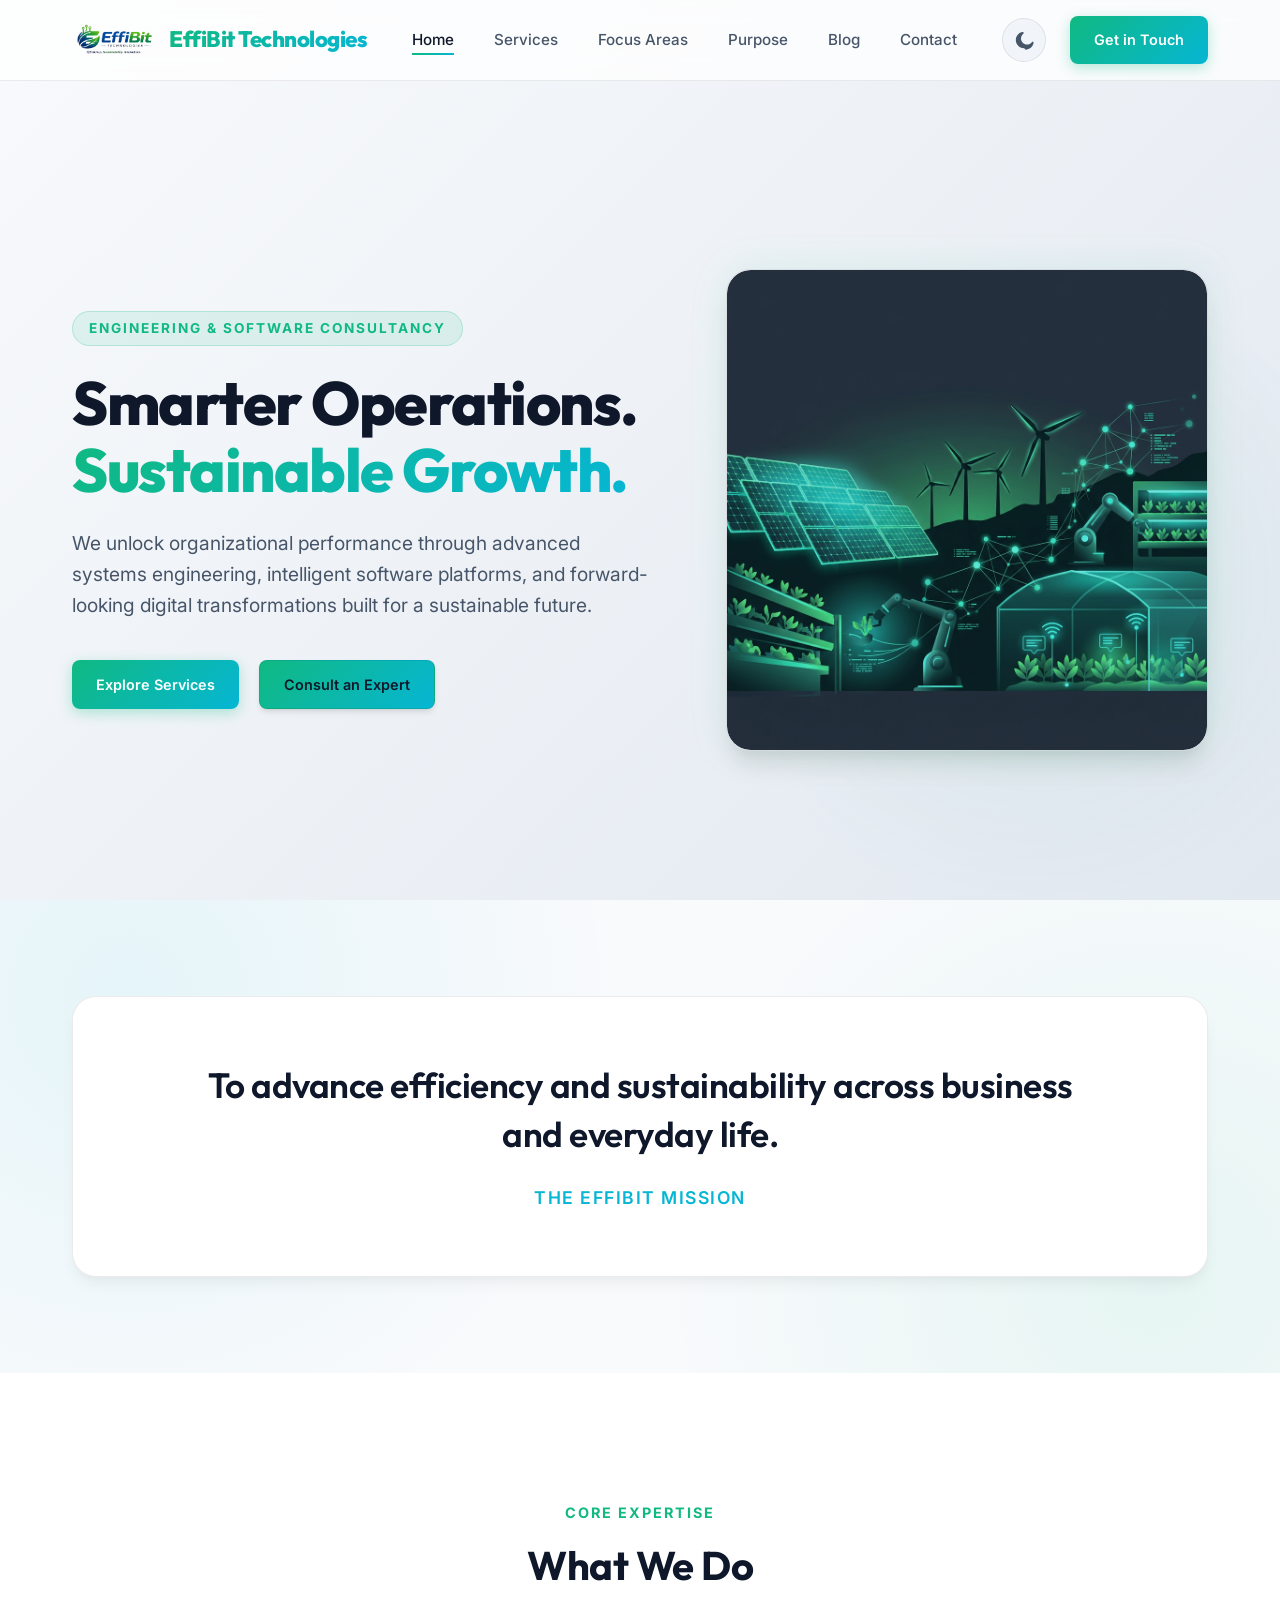
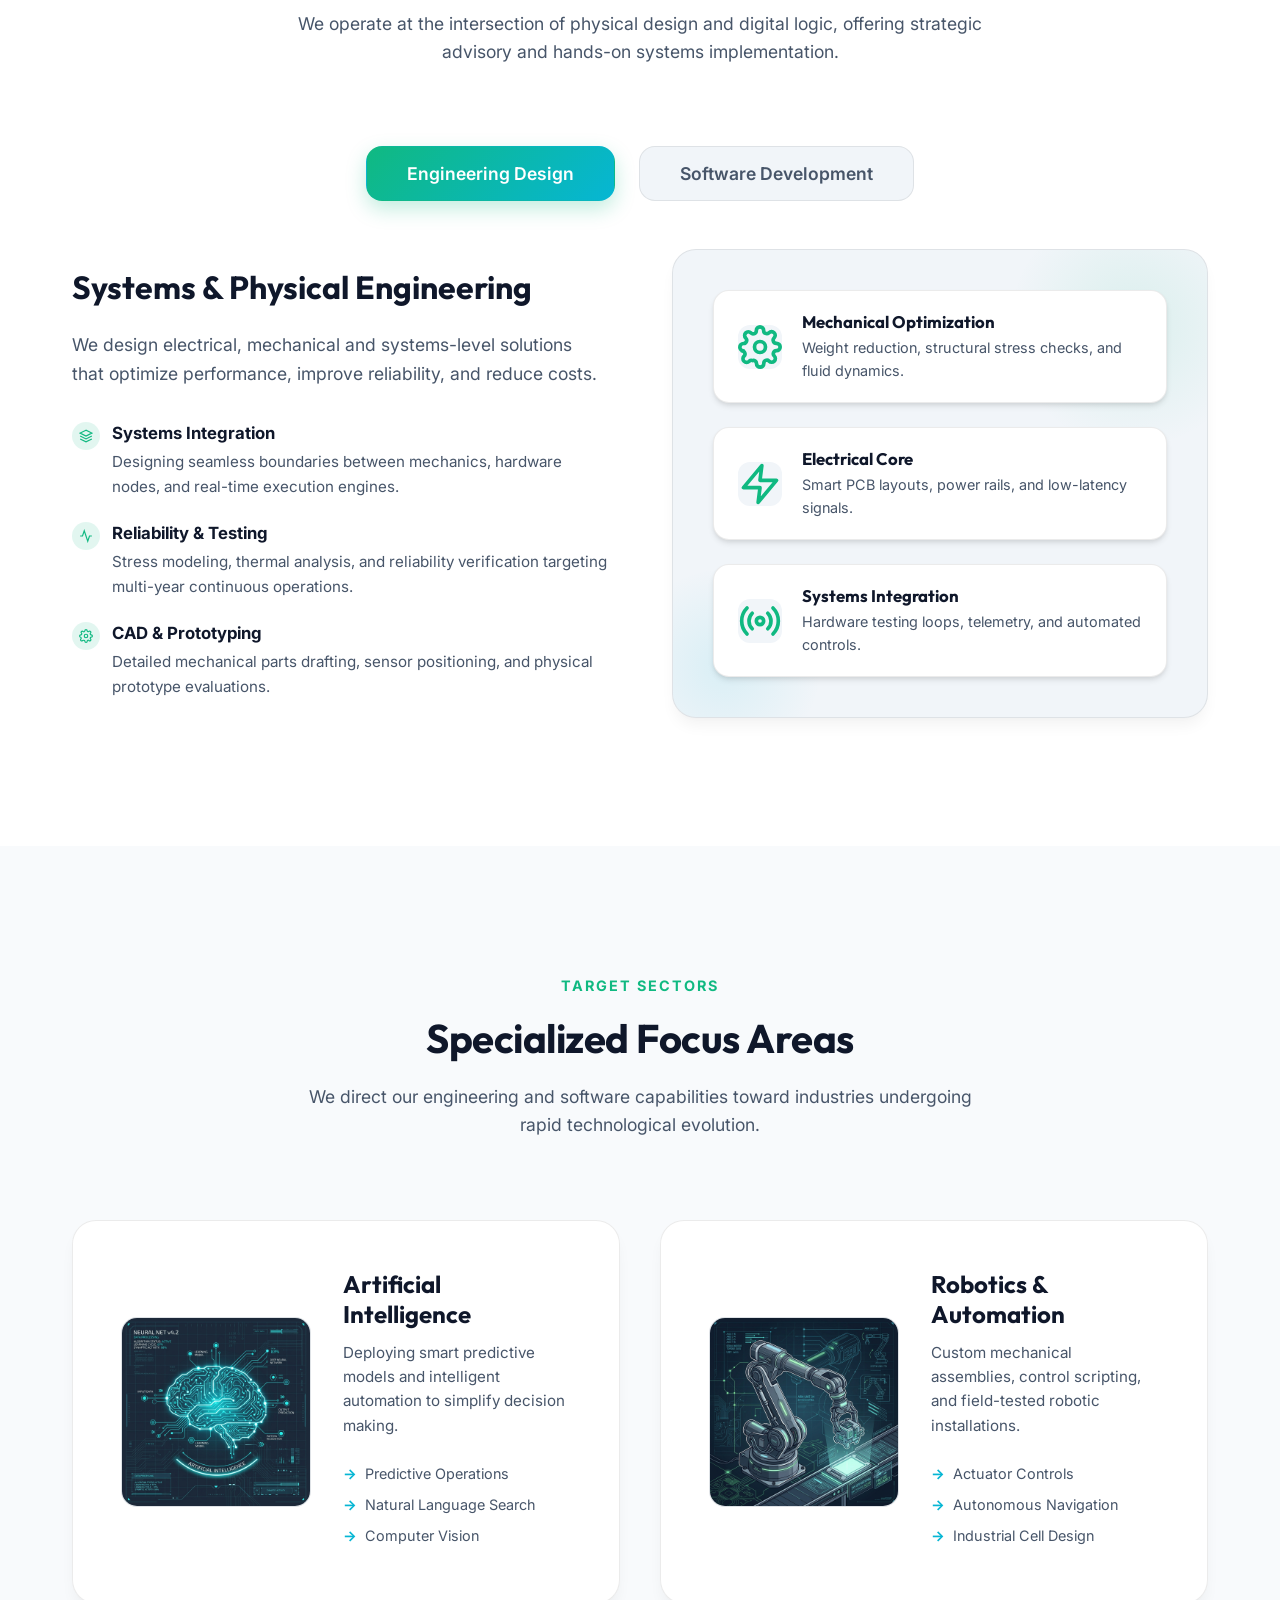
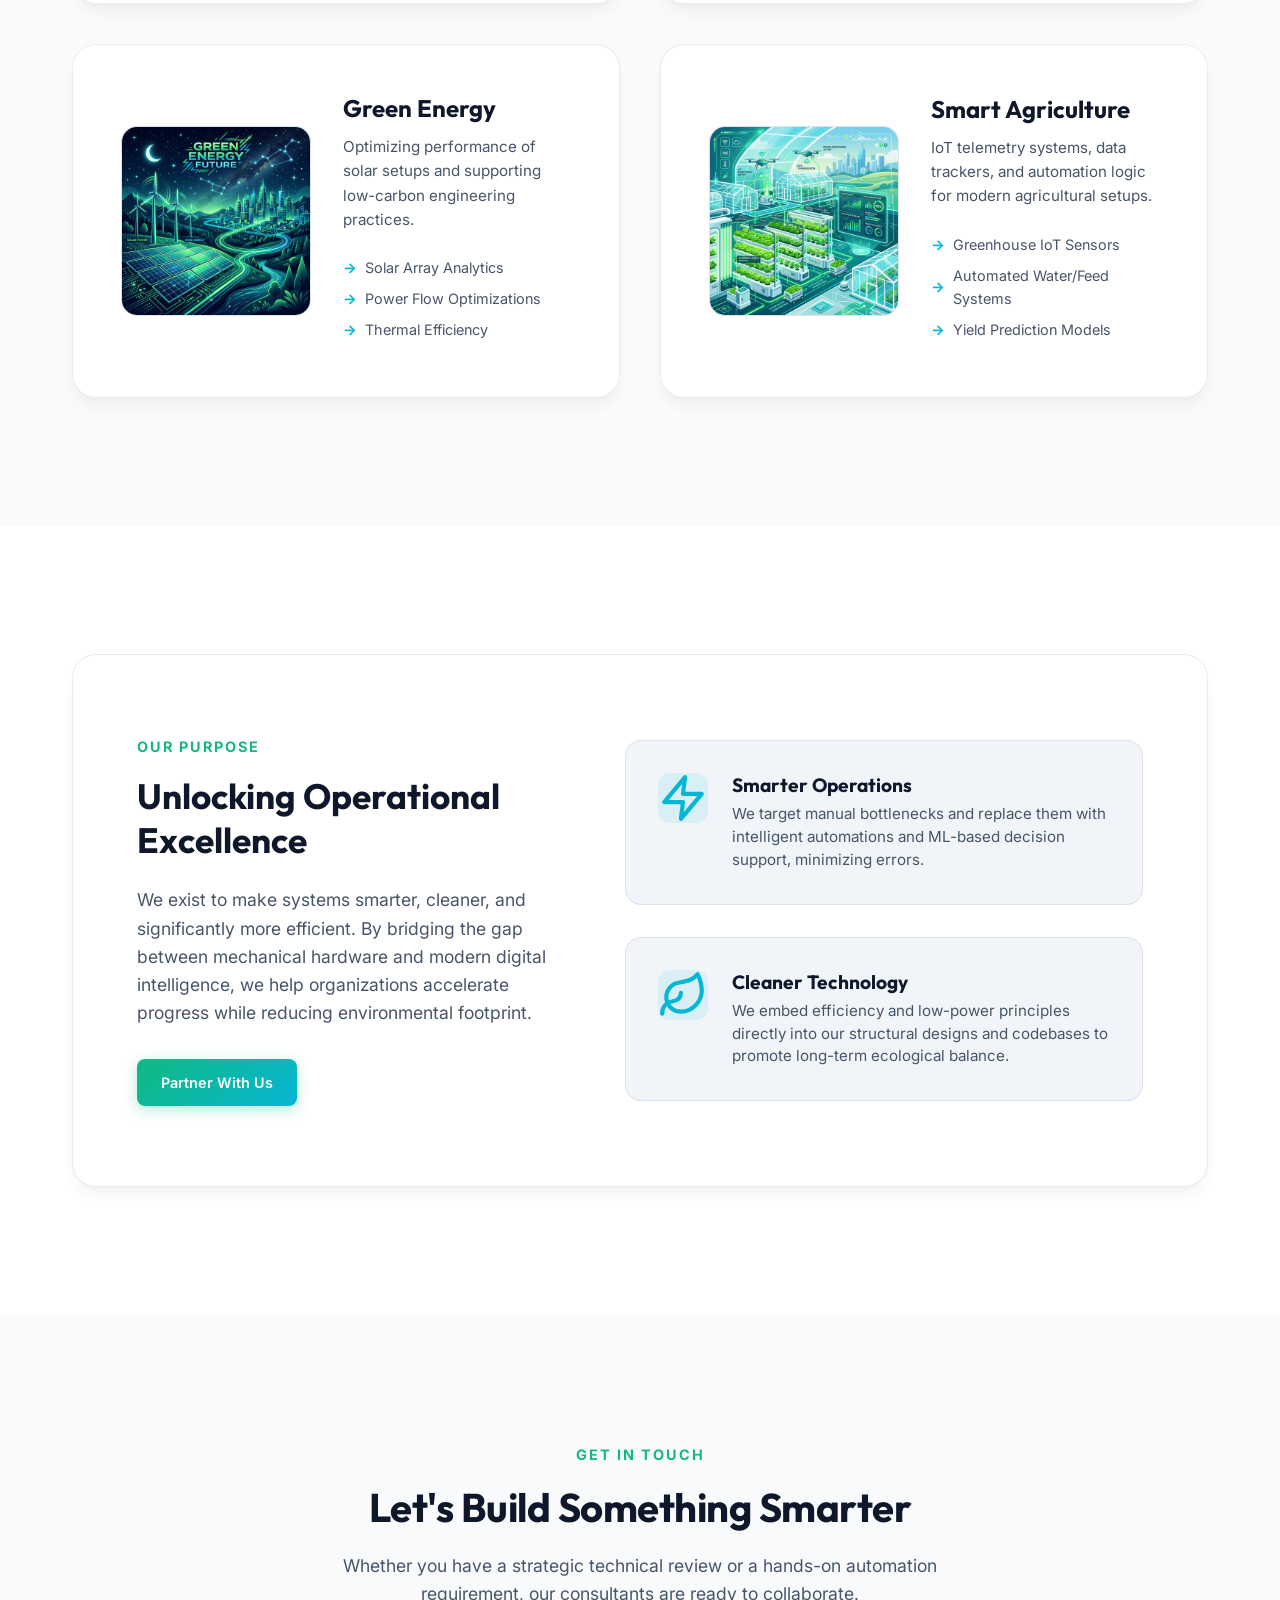
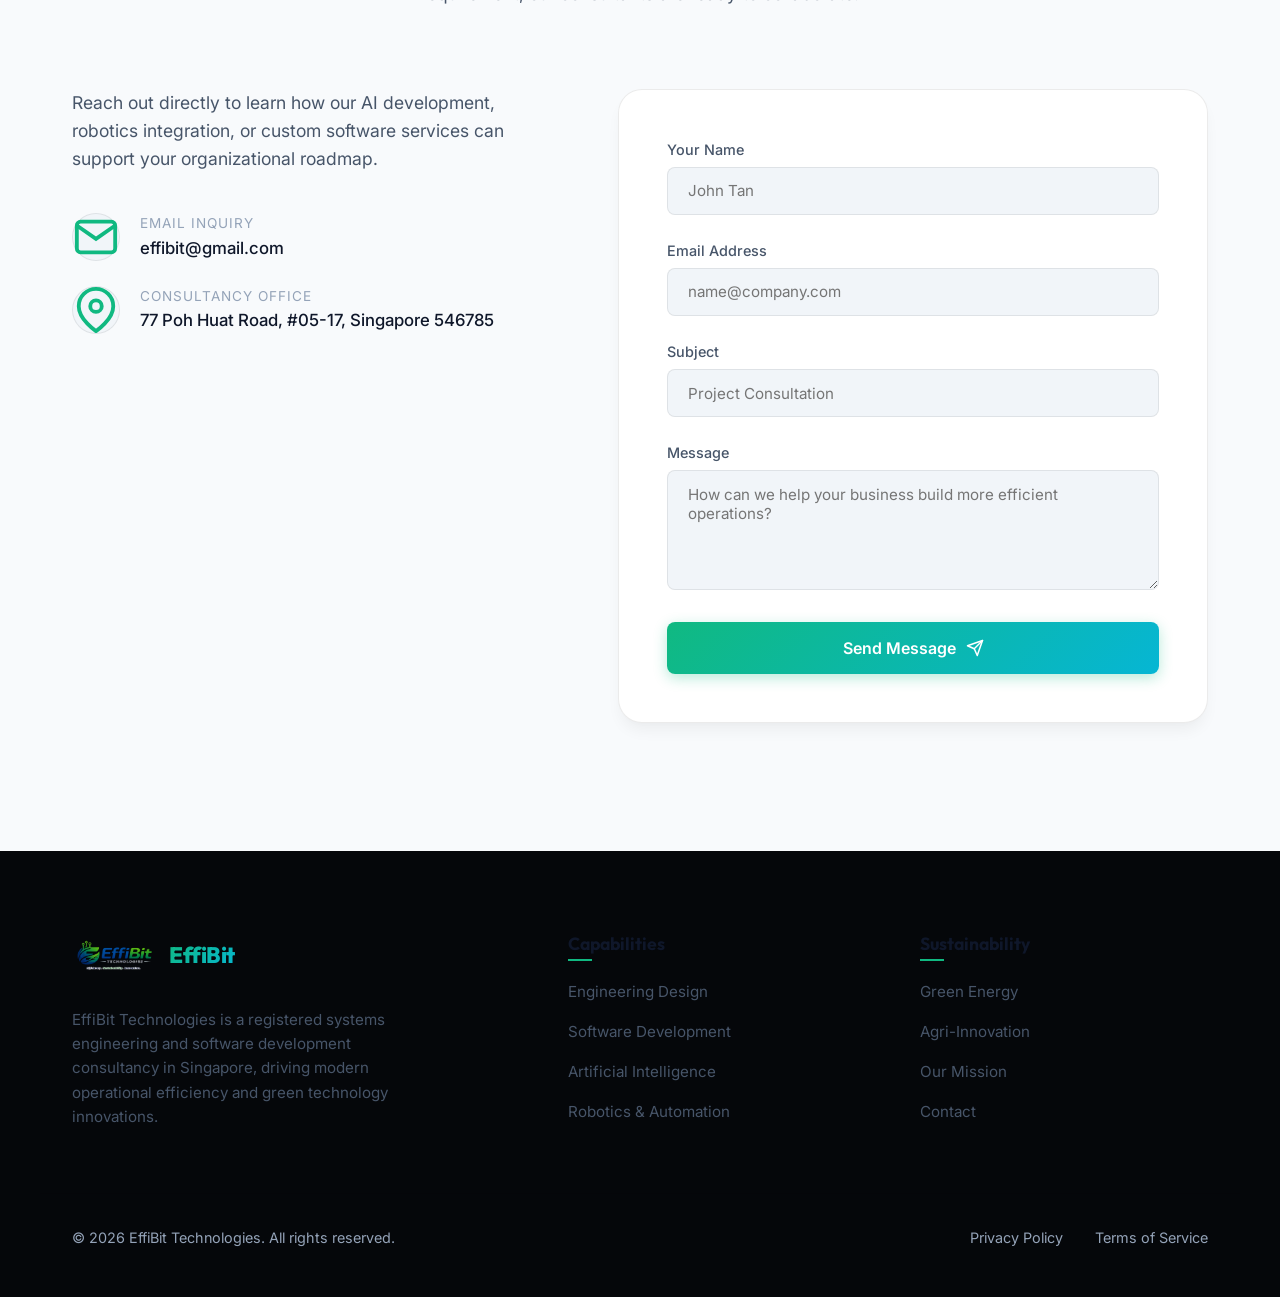
<file: index.html>
<!DOCTYPE html>
<html lang="en">

<head>
    <meta charset="UTF-8">
    <meta name="viewport" content="width=device-width, initial-scale=1.0">
    <title>EffiBit Technologies — Smarter Operations & Sustainable Engineering</title>
    <meta name="description"
        content="EffiBit Technologies is an engineering design and software consultancy dedicated to unlocking performance, smarter operations, and sustainable long-term growth.">
    <meta name="robots" content="index, follow">
    <link rel="canonical" href="https://www.effibittech.com/">

    <!-- Favicon -->
    <link rel="icon" type="image/png" href="assets/favicon.png">
    <link rel="apple-touch-icon" href="assets/favicon.png">

    <!-- Theme Color -->
    <meta name="theme-color" content="#0a0d14" media="(prefers-color-scheme: dark)">
    <meta name="theme-color" content="#f8fafc" media="(prefers-color-scheme: light)">

    <!-- Open Graph / Facebook / LinkedIn -->
    <meta property="og:type" content="website">
    <meta property="og:site_name" content="EffiBit Technologies">
    <meta property="og:title" content="EffiBit Technologies — Smarter Operations & Sustainable Engineering">
    <meta property="og:description"
        content="EffiBit Technologies is an engineering design and software consultancy dedicated to unlocking performance, smarter operations, and sustainable long-term growth.">
    <meta property="og:url" content="https://www.effibittech.com/">
    <meta property="og:image" content="https://www.effibittech.com/assets/hero_illustration.png">
    <meta property="og:image:width" content="1024">
    <meta property="og:image:height" content="1024">

    <!-- Twitter Card -->
    <meta name="twitter:card" content="summary_large_image">
    <meta name="twitter:title" content="EffiBit Technologies — Smarter Operations & Sustainable Engineering">
    <meta name="twitter:description"
        content="EffiBit Technologies is an engineering design and software consultancy dedicated to unlocking performance, smarter operations, and sustainable long-term growth.">
    <meta name="twitter:image" content="https://www.effibittech.com/assets/hero_illustration.png">

    <!-- Structured Data -->
    <script type="application/ld+json">
    {
        "@context": "https://schema.org",
        "@type": "ProfessionalService",
        "name": "EffiBit Technologies",
        "url": "https://www.effibittech.com/",
        "logo": "https://www.effibittech.com/assets/favicon.png",
        "description": "Engineering design and software consultancy dedicated to unlocking performance, smarter operations, and sustainable long-term growth.",
        "email": "effibit@gmail.com",
        "address": {
            "@type": "PostalAddress",
            "streetAddress": "77 Poh Huat Road, #05-17",
            "addressLocality": "Singapore",
            "postalCode": "546785",
            "addressCountry": "SG"
        }
    }
    </script>

    <!-- CSS Stylesheet -->
    <link rel="stylesheet" href="styles.css">
</head>

<body>

    <!-- HEADER / NAVIGATION -->
    <header class="header" id="header">
        <div class="container nav-container">
            <a href="#home" class="logo-link">
                <img src="assets/EffiBit Logo draft16x9 small .png" alt="EffiBit Technologies Logo" class="logo-img">
                <span class="logo-text">EffiBit Technologies</span>
            </a>

            <nav>
                <ul class="nav-menu" id="nav-menu">
                    <li><a href="#home" class="nav-link active">Home</a></li>
                    <li><a href="#services" class="nav-link">Services</a></li>
                    <li><a href="#focus-areas" class="nav-link">Focus Areas</a></li>
                    <li><a href="#purpose" class="nav-link">Purpose</a></li>
                    <li><a href="blog/index.html" class="nav-link">Blog</a></li>
                    <li><a href="#contact" class="nav-link">Contact</a></li>
                </ul>
            </nav>

            <div class="nav-actions">
                <!-- Theme Toggle Button -->
                <button class="theme-toggle" id="theme-toggle" aria-label="Toggle Theme">
                    <!-- Moon Icon (for Dark Mode, shows in light mode to switch to dark) -->
                    <svg class="moon-icon" viewBox="0 0 24 24">
                        <path
                            d="M12.3 22h-.1c-5.5 0-10-4.5-10-10 0-4.8 3.5-8.9 8.2-9.7.5-.1 1 .2 1.2.7.2.5 0 1.1-.4 1.4-1.8 1.4-2.8 3.5-2.8 5.8 0 4 3.2 7.2 7.2 7.2 2.3 0 4.4-1 5.8-2.8.3-.4.9-.6 1.4-.4.5.2.8.7.7 1.2-.8 4.7-4.9 8.2-9.7 8.2z" />
                    </svg>
                    <!-- Sun Icon (for Light Mode, shows in dark mode to switch to light) -->
                    <svg class="sun-icon" viewBox="0 0 24 24">
                        <path
                            d="M12 7c-2.8 0-5 2.2-5 5s2.2 5 5 5 5-2.2 5-5-2.2-5-5-5zm0-5c.6 0 1 .4 1 1v2c0 .6-.4 1-1 1s-1-.4-1-1V3c0-.6.4-1 1-1zm0 14c.6 0 1 .4 1 1v2c0 .6-.4 1-1 1s-1-.4-1-1v-2c0-.6.4-1 1-1zM5.3 6.7c.4-.4 1-.4 1.4 0s.4 1 0 1.4L5.3 9.5c-.4.4-1 .4-1.4 0s-.4-1 0-1.4l1.4-1.4zm12 12c.4-.4 1-.4 1.4 0s.4 1 0 1.4l-1.4 1.4c-.4.4-1 .4-1.4 0s-.4-1 0-1.4l1.4-1.4zM3 13c-.6 0-1-.4-1-1s.4-1 1-1h2c.6 0 1 .4 1 1s-.4 1-1 1H3zm14 0c-.6 0-1-.4-1-1s.4-1 1-1h2c.6 0 1 .4 1 1s-.4 1-1 1h-2zM6.7 18.7l1.4-1.4c.4-.4 1-.4 1.4 0s.4 1 0 1.4l-1.4 1.4c-.4.4-1 .4-1.4 0s-.4-1 0-1.4zm12-12l1.4-1.4c.4-.4 1-.4 1.4 0s.4 1 0 1.4l-1.4 1.4c-.4-.4-1-.4-1.4 0s-.4-1 0-1.4z" />
                    </svg>
                </button>
                <a href="#contact" class="cta-button">Get in Touch</a>
                <button class="mobile-toggle" id="mobile-toggle" aria-label="Toggle Mobile Menu">
                    <span></span>
                    <span></span>
                    <span></span>
                </button>
            </div>
        </div>
    </header>

    <!-- SCROLL PROGRESS BAR -->
    <div class="scroll-progress" id="scroll-progress"></div>

    <!-- HERO SECTION -->
    <section class="hero" id="home">
        <div class="container hero-grid">
            <div class="hero-content reveal">
                <span class="hero-tag">Engineering & Software Consultancy</span>
                <h1 class="hero-title">Smarter Operations. <span>Sustainable Growth.</span></h1>
                <p class="hero-desc">We unlock organizational performance through advanced systems engineering,
                    intelligent software platforms, and forward-looking digital transformations built for a sustainable
                    future.</p>
                <div class="hero-btns">
                    <a href="#services" class="cta-button">Explore Services</a>
                    <a href="#contact" class="cta-button btn-secondary">Consult an Expert</a>
                </div>
            </div>
            <div class="hero-graphic reveal">
                <div class="hero-image-wrapper">
                    <img src="assets/hero_illustration.png"
                        alt="Futuristic systems engineering and green sustainability banner" class="hero-img">
                </div>
            </div>
        </div>
    </section>

    <!-- MANTRA SECTION -->
    <section class="mantra-section">
        <div class="container">
            <div class="mantra-box reveal">
                <p class="mantra-text">To advance efficiency and sustainability across business and everyday life.</p>
                <span class="mantra-author">The EffiBit Mission</span>
            </div>
        </div>
    </section>

    <!-- SERVICES SECTION -->
    <section class="section section-bg-alt" id="services">
        <div class="container">
            <div class="section-header reveal">
                <span class="section-subtitle">Core Expertise</span>
                <h2 class="section-title">What We Do</h2>
                <p class="section-desc">We operate at the intersection of physical design and digital logic, offering
                    strategic advisory and hands-on systems implementation.</p>
            </div>

            <div class="services-tabs-container reveal">
                <!-- Tab Buttons -->
                <div class="services-tabs">
                    <button class="tab-btn active" data-tab="engineering">Engineering Design</button>
                    <button class="tab-btn" data-tab="software">Software Development</button>
                </div>

                <!-- Tab Panels -->
                <!-- 1. Engineering Design -->
                <div class="tab-panel active" id="tab-engineering">
                    <div class="service-grid">
                        <div class="service-content">
                            <h3>Systems & Physical Engineering</h3>
                            <p class="service-description">We design electrical, mechanical and systems-level solutions
                                that optimize performance, improve reliability, and reduce costs.
                            </p>
                            <ul class="service-features">
                                <li>
                                    <div class="feature-icon-wrapper">
                                        <svg viewBox="0 0 24 24" fill="none" stroke="currentColor" stroke-width="2">
                                            <path d="M12 2L2 7l10 5 10-5-10-5zM2 17l10 5 10-5M2 12l10 5 10-5" />
                                        </svg>
                                    </div>
                                    <div class="feature-text">
                                        <strong>Systems Integration</strong>
                                        <span>Designing seamless boundaries between mechanics, hardware nodes, and
                                            real-time execution engines.</span>
                                    </div>
                                </li>
                                <li>
                                    <div class="feature-icon-wrapper">
                                        <svg viewBox="0 0 24 24" fill="none" stroke="currentColor" stroke-width="2">
                                            <path d="M22 12h-4l-3 9L9 3l-3 9H2" />
                                        </svg>
                                    </div>
                                    <div class="feature-text">
                                        <strong>Reliability & Testing</strong>
                                        <span>Stress modeling, thermal analysis, and reliability verification targeting
                                            multi-year continuous operations.</span>
                                    </div>
                                </li>
                                <li>
                                    <div class="feature-icon-wrapper">
                                        <svg viewBox="0 0 24 24" fill="none" stroke="currentColor" stroke-width="2">
                                            <circle cx="12" cy="12" r="3" />
                                            <path
                                                d="M19.4 15a1.65 1.65 0 00.33 1.82l.06.06a2 2 0 11-2.83 2.83l-.06-.06a1.65 1.65 0 00-1.82-.33 1.65 1.65 0 00-1 1.51V21a2 2 0 01-4 0v-.09A1.65 1.65 0 008 19.4a1.65 1.65 0 00-1.82.33l-.06.06a2 2 0 11-2.83-2.83l.06-.06a1.65 1.65 0 00.33-1.82 1.65 1.65 0 00-1.51-1H3a2 2 0 010-4h.09A1.65 1.65 0 004.6 9a1.65 1.65 0 00-.33-1.82l-.06-.06a2 2 0 112.83-2.83l.06.06a1.65 1.65 0 001.82.33H9a1.65 1.65 0 001-1.51V3a2 2 0 014 0v.09a1.65 1.65 0 001 1.51 1.65 1.65 0 001.82-.33l.06-.06a2 2 0 112.83 2.83l-.06.06a1.65 1.65 0 00-.33 1.82V9a1.65 1.65 0 001.51 1H21a2 2 0 010 4h-.09a1.65 1.65 0 00-1.51 1z" />
                                        </svg>
                                    </div>
                                    <div class="feature-text">
                                        <strong>CAD & Prototyping</strong>
                                        <span>Detailed mechanical parts drafting, sensor positioning, and physical
                                            prototype evaluations.</span>
                                    </div>
                                </li>
                            </ul>
                        </div>
                        <div class="service-visual">
                            <div class="engineering-diagram">
                                <div class="diagram-item">
                                    <div class="diagram-icon">
                                        <svg viewBox="0 0 24 24" fill="none" stroke="currentColor" stroke-width="2"
                                            stroke-linecap="round" stroke-linejoin="round">
                                            <circle cx="12" cy="12" r="3"></circle>
                                            <path
                                                d="M19.4 15a1.65 1.65 0 00.33 1.82l.06.06a2 2 0 11-2.83 2.83l-.06-.06a1.65 1.65 0 00-1.82-.33 1.65 1.65 0 00-1 1.51V21a2 2 0 01-4 0v-.09A1.65 1.65 0 008 19.4a1.65 1.65 0 00-1.82.33l-.06.06a2 2 0 11-2.83-2.83l.06-.06a1.65 1.65 0 00.33-1.82 1.65 1.65 0 00-1.51-1H3a2 2 0 010-4h.09A1.65 1.65 0 004.6 9a1.65 1.65 0 00-.33-1.82l-.06-.06a2 2 0 112.83-2.83l.06.06a1.65 1.65 0 001.82.33H9a1.65 1.65 0 001-1.51V3a2 2 0 014 0v.09a1.65 1.65 0 001 1.51 1.65 1.65 0 001.82-.33l.06-.06a2 2 0 112.83 2.83l-.06.06a1.65 1.65 0 00-.33 1.82V9a1.65 1.65 0 001.51 1H21a2 2 0 010 4h-.09a1.65 1.65 0 00-1.51 1z">
                                            </path>
                                        </svg>
                                    </div>
                                    <div class="diagram-text">
                                        <h4>Mechanical Optimization</h4>
                                        <p>Weight reduction, structural stress checks, and fluid dynamics.</p>
                                    </div>
                                </div>
                                <div class="diagram-item">
                                    <div class="diagram-icon">
                                        <svg viewBox="0 0 24 24" fill="none" stroke="currentColor" stroke-width="2"
                                            stroke-linecap="round" stroke-linejoin="round">
                                            <polygon points="13 2 3 14 12 14 11 22 21 10 12 10 13 2"></polygon>
                                        </svg>
                                    </div>
                                    <div class="diagram-text">
                                        <h4>Electrical Core</h4>
                                        <p>Smart PCB layouts, power rails, and low-latency signals.</p>
                                    </div>
                                </div>
                                <div class="diagram-item">
                                    <div class="diagram-icon">
                                        <svg viewBox="0 0 24 24" fill="none" stroke="currentColor" stroke-width="2"
                                            stroke-linecap="round" stroke-linejoin="round">
                                            <circle cx="12" cy="12" r="2"></circle>
                                            <path
                                                d="M16.24 7.76a6 6 0 010 8.49M7.76 16.24a6 6 0 010-8.49M19.07 4.93a10 10 0 010 14.14M4.93 4.93a10 10 0 000 14.14">
                                            </path>
                                        </svg>
                                    </div>
                                    <div class="diagram-text">
                                        <h4>Systems Integration</h4>
                                        <p>Hardware testing loops, telemetry, and automated controls.</p>
                                    </div>
                                </div>
                            </div>
                        </div>
                    </div>
                </div>

                <!-- 2. Software Development -->
                <div class="tab-panel" id="tab-software">
                    <div class="service-grid">
                        <div class="service-content">
                            <h3>Custom Systems & Digital Platforms</h3>
                            <p class="service-description">We build responsive applications, automation systems, and
                                data pipelines engineered to streamline operations and run with high computational
                                efficiency.</p>
                            <ul class="service-features">
                                <li>
                                    <div class="feature-icon-wrapper">
                                        <svg viewBox="0 0 24 24" fill="none" stroke="currentColor" stroke-width="2">
                                            <path d="M18 10h-1.26A8 8 0 109 20h9a5 5 0 000-10z" />
                                        </svg>
                                    </div>
                                    <div class="feature-text">
                                        <strong>Cloud Platforms & APIs</strong>
                                        <span>Deploying high-performance backends and real-time analytical
                                            dashboards.</span>
                                    </div>
                                </li>
                                <li>
                                    <div class="feature-icon-wrapper">
                                        <svg viewBox="0 0 24 24" fill="none" stroke="currentColor" stroke-width="2">
                                            <path d="M12 22s8-4 8-10V5l-8-3-8 3v7c0 6 8 10 8 10z" />
                                        </svg>
                                    </div>
                                    <div class="feature-text">
                                        <strong>Robotic Controls & Firmware</strong>
                                        <span>Writing deterministic drivers and execution logic for automation
                                            controllers.</span>
                                    </div>
                                </li>
                                <li>
                                    <div class="feature-icon-wrapper">
                                        <svg viewBox="0 0 24 24" fill="none" stroke="currentColor" stroke-width="2">
                                            <path
                                                d="M21 16V8a2 2 0 00-1-1.73l-7-4a2 2 0 00-2 0l-7 4A2 2 0 003 8v8a2 2 0 001 1.73l7 4a2 2 0 002 0l7-4A2 2 0 0021 16z" />
                                        </svg>
                                    </div>
                                    <div class="feature-text">
                                        <strong>Intelligent Automations</strong>
                                        <span>End-to-end task automation pipelines designed to eliminate manual
                                            bottlenecks.</span>
                                    </div>
                                </li>
                            </ul>
                        </div>
                        <div class="service-visual">
                            <div class="software-stack">
                                <div class="stack-item">
                                    <div class="stack-icon">
                                        <svg viewBox="0 0 24 24" fill="none" stroke="currentColor" stroke-width="2"
                                            stroke-linecap="round" stroke-linejoin="round">
                                            <rect x="2" y="3" width="20" height="14" rx="2"></rect>
                                            <line x1="8" y1="21" x2="16" y2="21"></line>
                                            <line x1="12" y1="17" x2="12" y2="21"></line>
                                        </svg>
                                    </div>
                                    <div class="stack-text">
                                        <h4>Full-Stack Platforms</h4>
                                        <p>Node.js, React, and Python frameworks built for scale.</p>
                                    </div>
                                </div>
                                <div class="stack-item">
                                    <div class="stack-icon">
                                        <svg viewBox="0 0 24 24" fill="none" stroke="currentColor" stroke-width="2"
                                            stroke-linecap="round" stroke-linejoin="round">
                                            <circle cx="6" cy="6" r="2"></circle>
                                            <circle cx="18" cy="6" r="2"></circle>
                                            <circle cx="12" cy="12" r="2"></circle>
                                            <circle cx="6" cy="18" r="2"></circle>
                                            <circle cx="18" cy="18" r="2"></circle>
                                            <path
                                                d="M7.5 7.5L10.5 10.5M13.5 10.5L16.5 7.5M10.5 13.5L7.5 16.5M13.5 13.5L16.5 16.5">
                                            </path>
                                        </svg>
                                    </div>
                                    <div class="stack-text">
                                        <h4>AI Pipeline Orchestration</h4>
                                        <p>Vector databases, ML inference, and automated analytical models.</p>
                                    </div>
                                </div>
                                <div class="stack-item">
                                    <div class="stack-icon">
                                        <svg viewBox="0 0 24 24" fill="none" stroke="currentColor" stroke-width="2"
                                            stroke-linecap="round" stroke-linejoin="round">
                                            <path d="M9 2v4M15 2v4M9 18v4M15 18v4M2 9h4M2 15h4M18 9h4M18 15h4"></path>
                                            <rect x="6" y="6" width="12" height="12" rx="2"></rect>
                                        </svg>
                                    </div>
                                    <div class="stack-text">
                                        <h4>Firmware & Embedded C</h4>
                                        <p>Real-time operating systems, CAN bus, and sensor interfaces.</p>
                                    </div>
                                </div>
                            </div>
                        </div>
                    </div>
                </div>
            </div>
        </div>
    </section>

    <!-- FOCUS AREAS SECTION -->
    <section class="section" id="focus-areas">
        <div class="container">
            <div class="section-header reveal">
                <span class="section-subtitle">Target Sectors</span>
                <h2 class="section-title">Specialized Focus Areas</h2>
                <p class="section-desc">We direct our engineering and software capabilities toward industries undergoing
                    rapid technological evolution.</p>
            </div>

            <div class="focus-grid">
                <!-- AI -->
                <div class="focus-card reveal">
                    <div class="focus-card-img-wrapper">
                        <img src="assets/ai_illustration.png" alt="Artificial Intelligence Illustration"
                            class="focus-card-img">
                    </div>
                    <div class="focus-card-info">
                        <h3>Artificial Intelligence</h3>
                        <p>Deploying smart predictive models and intelligent automation to simplify decision making.</p>
                        <ul class="focus-card-bullets">
                            <li>Predictive Operations</li>
                            <li>Natural Language Search</li>
                            <li>Computer Vision</li>
                        </ul>
                    </div>
                </div>

                <!-- Robotics -->
                <div class="focus-card reveal">
                    <div class="focus-card-img-wrapper">
                        <img src="assets/robotics_illustration.png" alt="Robotics and Automation Illustration"
                            class="focus-card-img">
                    </div>
                    <div class="focus-card-info">
                        <h3>Robotics & Automation</h3>
                        <p>Custom mechanical assemblies, control scripting, and field-tested robotic installations.</p>
                        <ul class="focus-card-bullets">
                            <li>Actuator Controls</li>
                            <li>Autonomous Navigation</li>
                            <li>Industrial Cell Design</li>
                        </ul>
                    </div>
                </div>

                <!-- Green Energy -->
                <div class="focus-card reveal">
                    <div class="focus-card-img-wrapper">
                        <img src="assets/energy_illustration.png" alt="Green Energy and Sustainability Illustration"
                            class="focus-card-img">
                    </div>
                    <div class="focus-card-info">
                        <h3>Green Energy</h3>
                        <p>Optimizing performance of solar setups and supporting low-carbon engineering practices.</p>
                        <ul class="focus-card-bullets">
                            <li>Solar Array Analytics</li>
                            <li>Power Flow Optimizations</li>
                            <li>Thermal Efficiency</li>
                        </ul>
                    </div>
                </div>

                <!-- HiTech Farming -->
                <div class="focus-card reveal">
                    <div class="focus-card-img-wrapper">
                        <img src="assets/farming_illustration.png" alt="HiTech Farming Illustration"
                            class="focus-card-img">
                    </div>
                    <div class="focus-card-info">
                        <h3>Smart Agriculture</h3>
                        <p>IoT telemetry systems, data trackers, and automation logic for modern agricultural setups.
                        </p>
                        <ul class="focus-card-bullets">
                            <li>Greenhouse IoT Sensors</li>
                            <li>Automated Water/Feed Systems</li>
                            <li>Yield Prediction Models</li>
                        </ul>
                    </div>
                </div>
            </div>
        </div>
    </section>

    <!-- PURPOSE SECTION -->
    <section class="section section-bg-alt" id="purpose">
        <div class="container">
            <div class="purpose-container reveal">
                <div class="purpose-grid">
                    <div class="purpose-content">
                        <span class="section-subtitle">Our Purpose</span>
                        <h3>Unlocking Operational Excellence</h3>
                        <p>We exist to make systems smarter, cleaner, and significantly more efficient. By bridging the
                            gap between mechanical hardware and modern digital intelligence, we help organizations
                            accelerate progress while reducing environmental footprint.</p>
                        <a href="#contact" class="cta-button">Partner With Us</a>
                    </div>

                    <div class="purpose-pillars">
                        <div class="pillar-card">
                            <div class="pillar-icon">
                                <svg viewBox="0 0 24 24" fill="none" stroke="currentColor" stroke-width="2"
                                    stroke-linecap="round" stroke-linejoin="round">
                                    <polygon points="13 2 3 14 12 14 11 22 21 10 12 10 13 2"></polygon>
                                </svg>
                            </div>
                            <div class="pillar-text">
                                <h4>Smarter Operations</h4>
                                <p>We target manual bottlenecks and replace them with intelligent automations and
                                    ML-based decision support, minimizing errors.</p>
                            </div>
                        </div>
                        <div class="pillar-card">
                            <div class="pillar-icon">
                                <svg viewBox="0 0 24 24" fill="none" stroke="currentColor" stroke-width="2"
                                    stroke-linecap="round" stroke-linejoin="round">
                                    <path
                                        d="M11 20A7 7 0 019.8 6.1C15.5 5 17 4.48 19 2c1 2 2 4.18 2 8 0 5.5-4.78 10-10 10z">
                                    </path>
                                    <path d="M2 21c0-3 1.85-5.36 5.08-6C9.5 14.52 11 13.5 11 11"></path>
                                </svg>
                            </div>
                            <div class="pillar-text">
                                <h4>Cleaner Technology</h4>
                                <p>We embed efficiency and low-power principles directly into our structural designs and
                                    codebases to promote long-term ecological balance.</p>
                            </div>
                        </div>
                    </div>
                </div>
            </div>
        </div>
    </section>

    <!-- CONTACT SECTION -->
    <section class="section" id="contact">
        <div class="container">
            <div class="section-header reveal">
                <span class="section-subtitle">Get In Touch</span>
                <h2 class="section-title">Let's Build Something Smarter</h2>
                <p class="section-desc">Whether you have a strategic technical review or a hands-on automation
                    requirement, our consultants are ready to collaborate.</p>
            </div>

            <div class="contact-grid">
                <div class="contact-info reveal">
                    <p class="contact-info-desc">Reach out directly to learn how our AI development, robotics
                        integration, or custom software services can support your organizational roadmap.</p>

                    <div class="contact-details">
                        <!-- Email -->
                        <div class="contact-detail-item">
                            <div class="detail-icon">
                                <svg viewBox="0 0 24 24" fill="none" stroke="currentColor" stroke-width="2">
                                    <path
                                        d="M4 4h16c1.1 0 2 .9 2 2v12c0 1.1-.9 2-2 2H4c-1.1 0-2-.9-2-2V6c0-1.1.9-2 2-2z" />
                                    <path d="M22 6l-10 7L2 6" />
                                </svg>
                            </div>
                            <div class="detail-text">
                                <span>Email Inquiry</span>
                                <a href="mailto:effibit@gmail.com">effibit@gmail.com</a>
                            </div>
                        </div>
                        <!-- Office Address -->
                        <div class="contact-detail-item">
                            <div class="detail-icon">
                                <svg viewBox="0 0 24 24" fill="none" stroke="currentColor" stroke-width="2">
                                    <path d="M21 10c0 7-9 13-9 13s-9-6-9-13a9 9 0 0118 0z" />
                                    <circle cx="12" cy="10" r="3" />
                                </svg>
                            </div>
                            <div class="detail-text">
                                <span>Consultancy Office</span>
                                <p>77 Poh Huat Road, #05-17, Singapore 546785</p>
                            </div>
                        </div>
                    </div>
                </div>

                <div class="contact-form reveal">
                    <form id="inquiry-form" action="https://formsubmit.co/effibit@gmail.com" method="POST">
                        <!-- Honeypot spam protection -->
                        <input type="text" name="_honey" style="display:none">
                        
                        <!-- Disable captcha since we are handling via AJAX -->
                        <input type="hidden" name="_captcha" value="false">

                        <div class="form-group">
                            <label for="name">Your Name</label>
                            <input type="text" id="name" name="name" class="form-control" placeholder="John Tan" required>
                        </div>
                        <div class="form-group">
                            <label for="email">Email Address</label>
                            <input type="email" id="email" name="email" class="form-control" placeholder="name@company.com" required>
                        </div>
                        <div class="form-group">
                            <label for="subject">Subject</label>
                            <input type="text" id="subject" name="subject" class="form-control" placeholder="Project Consultation"
                                required>
                        </div>
                        <div class="form-group">
                            <label for="message">Message</label>
                            <textarea id="message" name="message" class="form-control"
                                placeholder="How can we help your business build more efficient operations?"
                                required></textarea>
                        </div>
                        <button type="submit" class="form-submit-btn">
                            <span>Send Message</span>
                            <svg viewBox="0 0 24 24" fill="none" stroke="currentColor" stroke-width="2"
                                stroke-linecap="round" stroke-linejoin="round">
                                <line x1="22" y1="2" x2="11" y2="13"></line>
                                <polygon points="22 2 15 22 11 13 2 9 22 2"></polygon>
                            </svg>
                        </button>
                        <div class="form-status" id="form-status"></div>
                    </form>
                </div>
            </div>
        </div>
    </section>

    <!-- FOOTER -->
    <footer class="footer">
        <div class="container footer-grid">
            <div class="footer-brand">
                <a href="#home" class="logo-link">
                    <img src="assets/EffiBit Logo draft16x9 small .png" alt="EffiBit Logo" class="logo-img">
                    <span class="logo-text">EffiBit</span>
                </a>
                <p>EffiBit Technologies is a registered systems engineering and software development consultancy
                    in Singapore, driving modern operational efficiency and green technology innovations.</p>
            </div>

            <div class="footer-links">
                <h4>Capabilities</h4>
                <ul class="footer-links-list">
                    <li><a href="#services">Engineering Design</a></li>
                    <li><a href="#services">Software Development</a></li>
                    <li><a href="#focus-areas">Artificial Intelligence</a></li>
                    <li><a href="#focus-areas">Robotics & Automation</a></li>
                </ul>
            </div>

            <div class="footer-links">
                <h4>Sustainability</h4>
                <ul class="footer-links-list">
                    <li><a href="#focus-areas">Green Energy</a></li>
                    <li><a href="#focus-areas">Agri-Innovation</a></li>
                    <li><a href="#purpose">Our Mission</a></li>
                    <li><a href="#contact">Contact</a></li>
                </ul>
            </div>
        </div>

        <div class="container footer-bottom">
            <p>&copy; 2026 EffiBit Technologies. All rights reserved.</p>
            <div class="footer-legal-links">
                <a href="#privacy">Privacy Policy</a>
                <a href="#terms">Terms of Service</a>
            </div>
        </div>
    </footer>

    <!-- BACK TO TOP BUTTON -->
    <button class="back-to-top" id="back-to-top" aria-label="Back to top">
        <svg viewBox="0 0 24 24" fill="none" stroke="currentColor" stroke-width="2" stroke-linecap="round"
            stroke-linejoin="round">
            <line x1="12" y1="19" x2="12" y2="5"></line>
            <polyline points="5 12 12 5 19 12"></polyline>
        </svg>
    </button>

    <!-- JS Logic -->
    <script src="app.js"></script>
</body>

</html>
</file>
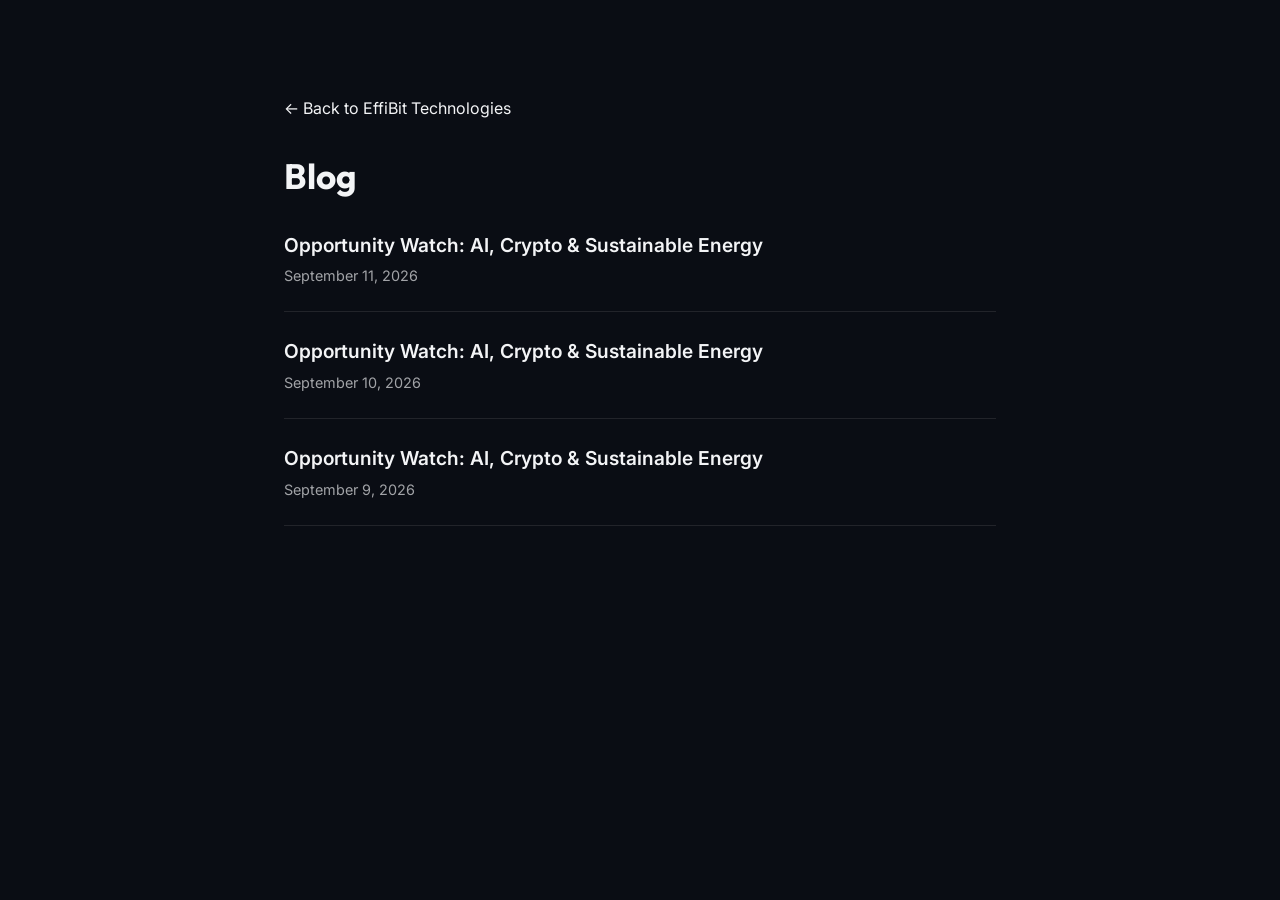
<file: blog/index.html>
<!DOCTYPE html>
<html lang="en">

<head>
    <meta charset="UTF-8">
    <meta name="viewport" content="width=device-width, initial-scale=1.0">
    <title>Blog — EffiBit Technologies</title>
    <meta name="description" content="EffiBit Technologies blog: AI, Crypto, and Sustainable Energy opportunity watch and insights.">
    <meta name="robots" content="index, follow">
    <link rel="canonical" href="https://www.effibittech.com/blog/index.html">
    <link rel="icon" type="image/png" href="../assets/favicon.png">
    <link rel="stylesheet" href="../styles.css">

    <style>
        .blog-index {
            max-width: 760px;
            margin: 6rem auto 4rem;
            padding: 0 1.5rem;
        }

        .blog-index h1 {
            font-size: 2.2rem;
            margin-bottom: 2rem;
        }

        .blog-index ul {
            list-style: none;
            padding: 0;
        }

        .blog-index li {
            margin-bottom: 1.5rem;
            padding-bottom: 1.5rem;
            border-bottom: 1px solid rgba(128, 128, 128, 0.2);
        }

        .blog-index li a {
            font-size: 1.2rem;
            font-weight: 600;
            text-decoration: none;
        }

        .blog-index .post-date {
            display: block;
            opacity: 0.65;
            font-size: 0.9rem;
            margin-top: 0.25rem;
        }

        .blog-index a.back-link {
            display: inline-block;
            margin-bottom: 2rem;
        }
    </style>
</head>

<body>
    <div class="blog-index">
        <a href="../index.html" class="back-link">&larr; Back to EffiBit Technologies</a>
        <h1>Blog</h1>
        <ul>
            <li>
                <a href="2026-09-11-opportunity-watch.html">Opportunity Watch: AI, Crypto &amp; Sustainable Energy</a>
                <span class="post-date">September 11, 2026</span>
            </li>
            <li>
                <a href="2026-09-10-opportunity-watch.html">Opportunity Watch: AI, Crypto &amp; Sustainable Energy</a>
                <span class="post-date">September 10, 2026</span>
            </li>
            <li>
                <a href="2026-09-09-opportunity-watch.html">Opportunity Watch: AI, Crypto &amp; Sustainable Energy</a>
                <span class="post-date">September 9, 2026</span>
            </li>
        </ul>
    </div>
    <script>document.body.classList.add('loaded');</script>
</body>

</html>
</file>
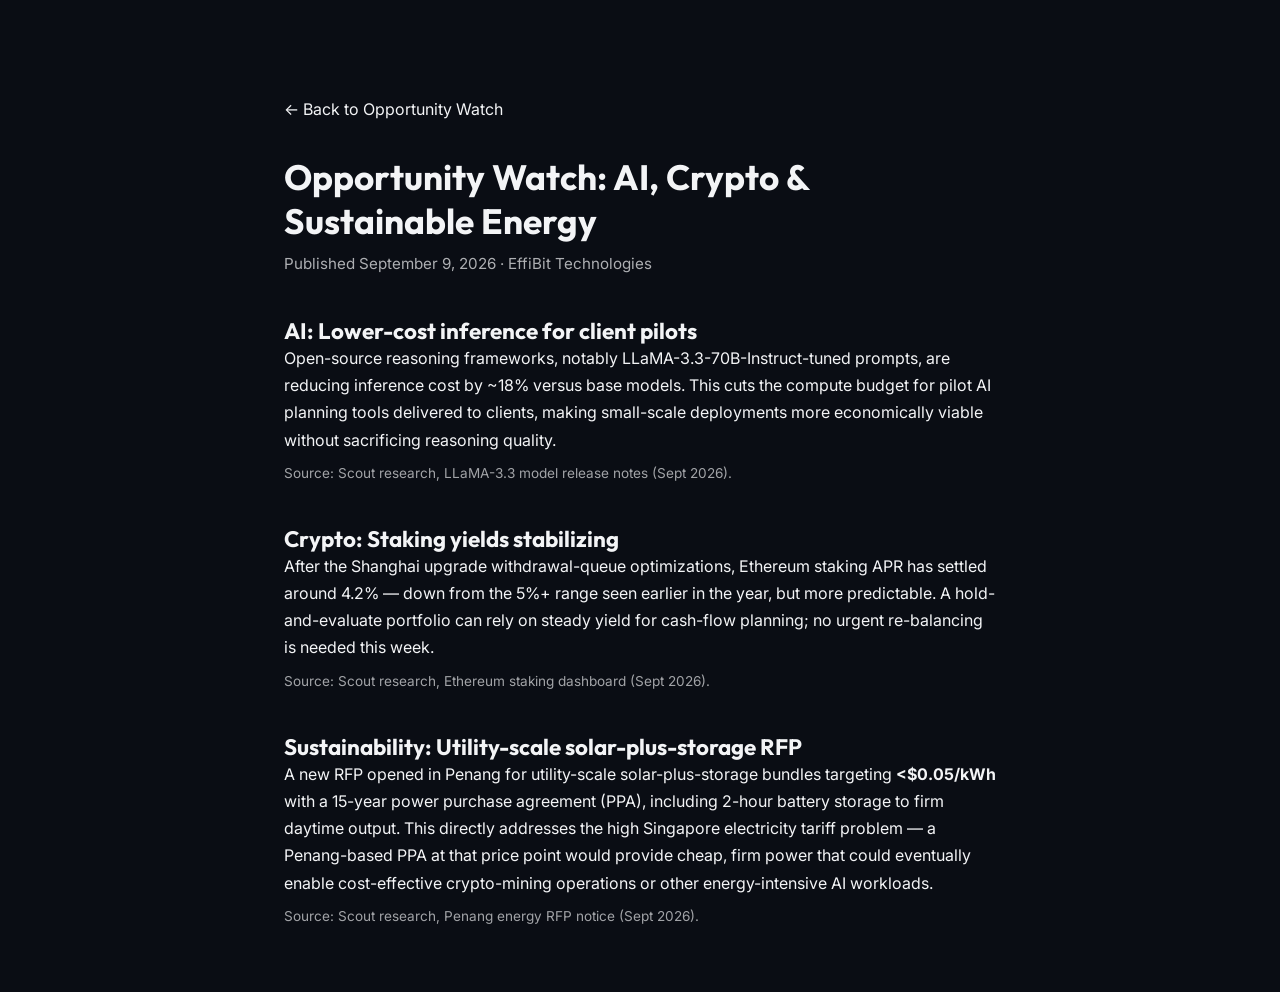
<file: blog/2026-09-09-opportunity-watch.html>
<!DOCTYPE html>
<html lang="en">

<head>
    <meta charset="UTF-8">
    <meta name="viewport" content="width=device-width, initial-scale=1.0">
    <title>Opportunity Watch: AI, Crypto & Sustainable Energy — EffiBit Technologies</title>
    <meta name="description"
        content="Daily opportunity scan across AI, Crypto, and Sustainable Energy for EffiBit Technologies and MayBrick solar.">
    <meta name="robots" content="index, follow">
    <link rel="canonical" href="https://www.effibittech.com/blog/2026-09-09-opportunity-watch.html">

    <link rel="icon" type="image/png" href="../assets/favicon.png">
    <link rel="apple-touch-icon" href="../assets/favicon.png">

    <meta name="theme-color" content="#0a0d14" media="(prefers-color-scheme: dark)">
    <meta name="theme-color" content="#f8fafc" media="(prefers-color-scheme: light)">

    <meta property="og:type" content="article">
    <meta property="og:site_name" content="EffiBit Technologies">
    <meta property="og:title" content="Opportunity Watch: AI, Crypto & Sustainable Energy">
    <meta property="og:description"
        content="Daily opportunity scan across AI, Crypto, and Sustainable Energy for EffiBit Technologies and MayBrick solar.">
    <meta property="og:url" content="https://www.effibittech.com/blog/2026-09-09-opportunity-watch.html">
    <meta property="og:image" content="https://www.effibittech.com/assets/hero_illustration.png">

    <link rel="stylesheet" href="../styles.css">

    <style>
        .blog-article {
            max-width: 760px;
            margin: 6rem auto 4rem;
            padding: 0 1.5rem;
            line-height: 1.7;
        }

        .blog-article h1 {
            font-size: 2.2rem;
            margin-bottom: 0.5rem;
        }

        .blog-article .blog-meta {
            opacity: 0.7;
            margin-bottom: 2.5rem;
            font-size: 0.95rem;
        }

        .blog-article h2 {
            margin-top: 2.5rem;
            font-size: 1.4rem;
        }

        .blog-article .source-note {
            opacity: 0.65;
            font-size: 0.85rem;
            margin-top: 0.5rem;
        }

        .blog-article a.back-link {
            display: inline-block;
            margin-bottom: 2rem;
        }
    </style>
</head>

<body>
    <article class="blog-article">
        <a href="index.html" class="back-link">&larr; Back to Opportunity Watch</a>
        <h1>Opportunity Watch: AI, Crypto &amp; Sustainable Energy</h1>
        <p class="blog-meta">Published September 9, 2026 &middot; EffiBit Technologies</p>

        <h2>AI: Lower-cost inference for client pilots</h2>
        <p>Open-source reasoning frameworks, notably LLaMA-3.3-70B-Instruct-tuned prompts, are reducing
            inference cost by ~18% versus base models. This cuts the compute budget for pilot AI planning
            tools delivered to clients, making small-scale deployments more economically viable without
            sacrificing reasoning quality.</p>
        <p class="source-note">Source: Scout research, LLaMA-3.3 model release notes (Sept 2026).</p>

        <h2>Crypto: Staking yields stabilizing</h2>
        <p>After the Shanghai upgrade withdrawal-queue optimizations, Ethereum staking APR has settled
            around 4.2% &mdash; down from the 5%+ range seen earlier in the year, but more predictable.
            A hold-and-evaluate portfolio can rely on steady yield for cash-flow planning; no urgent
            re-balancing is needed this week.</p>
        <p class="source-note">Source: Scout research, Ethereum staking dashboard (Sept 2026).</p>

        <h2>Sustainability: Utility-scale solar-plus-storage RFP</h2>
        <p>A new RFP opened in Penang for utility-scale solar-plus-storage bundles targeting
            <strong>&lt;$0.05/kWh</strong> with a 15-year power purchase agreement (PPA), including 2-hour
            battery storage to firm daytime output. This directly addresses the high Singapore electricity
            tariff problem &mdash; a Penang-based PPA at that price point would provide cheap, firm power
            that could eventually enable cost-effective crypto-mining operations or other energy-intensive
            AI workloads.</p>
        <p class="source-note">Source: Scout research, Penang energy RFP notice (Sept 2026).</p>
    </article>
    <script>document.body.classList.add('loaded');</script>
</body>

</html>
</file>
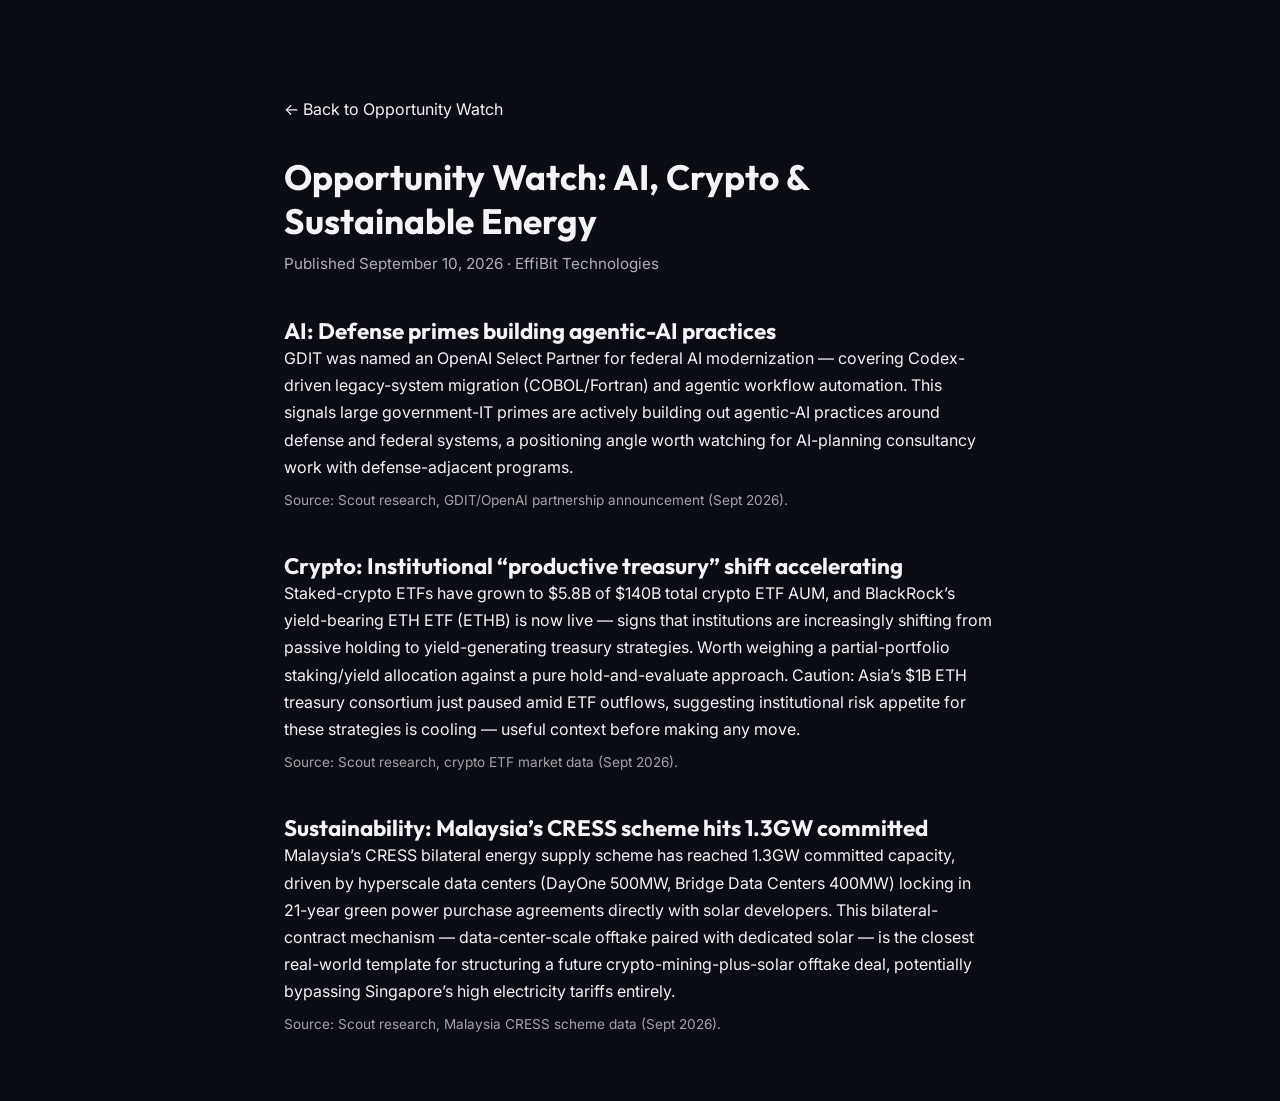
<file: blog/2026-09-10-opportunity-watch.html>
<!DOCTYPE html>
<html lang="en">

<head>
    <meta charset="UTF-8">
    <meta name="viewport" content="width=device-width, initial-scale=1.0">
    <title>Opportunity Watch: AI, Crypto & Sustainable Energy — EffiBit Technologies</title>
    <meta name="description"
        content="Daily opportunity scan across AI, Crypto, and Sustainable Energy for EffiBit Technologies and MayBrick solar.">
    <meta name="robots" content="index, follow">
    <link rel="canonical" href="https://www.effibittech.com/blog/2026-09-10-opportunity-watch.html">

    <link rel="icon" type="image/png" href="../assets/favicon.png">
    <link rel="apple-touch-icon" href="../assets/favicon.png">

    <meta name="theme-color" content="#0a0d14" media="(prefers-color-scheme: dark)">
    <meta name="theme-color" content="#f8fafc" media="(prefers-color-scheme: light)">

    <meta property="og:type" content="article">
    <meta property="og:site_name" content="EffiBit Technologies">
    <meta property="og:title" content="Opportunity Watch: AI, Crypto & Sustainable Energy">
    <meta property="og:description"
        content="Daily opportunity scan across AI, Crypto, and Sustainable Energy for EffiBit Technologies and MayBrick solar.">
    <meta property="og:url" content="https://www.effibittech.com/blog/2026-09-10-opportunity-watch.html">
    <meta property="og:image" content="https://www.effibittech.com/assets/hero_illustration.png">

    <link rel="stylesheet" href="../styles.css">

    <style>
        .blog-article {
            max-width: 760px;
            margin: 6rem auto 4rem;
            padding: 0 1.5rem;
            line-height: 1.7;
        }

        .blog-article h1 {
            font-size: 2.2rem;
            margin-bottom: 0.5rem;
        }

        .blog-article .blog-meta {
            opacity: 0.7;
            margin-bottom: 2.5rem;
            font-size: 0.95rem;
        }

        .blog-article h2 {
            margin-top: 2.5rem;
            font-size: 1.4rem;
        }

        .blog-article .source-note {
            opacity: 0.65;
            font-size: 0.85rem;
            margin-top: 0.5rem;
        }

        .blog-article a.back-link {
            display: inline-block;
            margin-bottom: 2rem;
        }
    </style>
</head>

<body>
    <article class="blog-article">
        <a href="index.html" class="back-link">&larr; Back to Opportunity Watch</a>
        <h1>Opportunity Watch: AI, Crypto &amp; Sustainable Energy</h1>
        <p class="blog-meta">Published September 10, 2026 &middot; EffiBit Technologies</p>

        <h2>AI: Defense primes building agentic-AI practices</h2>
        <p>GDIT was named an OpenAI Select Partner for federal AI modernization &mdash; covering
            Codex-driven legacy-system migration (COBOL/Fortran) and agentic workflow automation.
            This signals large government-IT primes are actively building out agentic-AI practices
            around defense and federal systems, a positioning angle worth watching for AI-planning
            consultancy work with defense-adjacent programs.</p>
        <p class="source-note">Source: Scout research, GDIT/OpenAI partnership announcement (Sept 2026).</p>

        <h2>Crypto: Institutional &ldquo;productive treasury&rdquo; shift accelerating</h2>
        <p>Staked-crypto ETFs have grown to $5.8B of $140B total crypto ETF AUM, and BlackRock&rsquo;s
            yield-bearing ETH ETF (ETHB) is now live &mdash; signs that institutions are increasingly
            shifting from passive holding to yield-generating treasury strategies. Worth weighing a
            partial-portfolio staking/yield allocation against a pure hold-and-evaluate approach.
            Caution: Asia&rsquo;s $1B ETH treasury consortium just paused amid ETF outflows, suggesting
            institutional risk appetite for these strategies is cooling &mdash; useful context before
            making any move.</p>
        <p class="source-note">Source: Scout research, crypto ETF market data (Sept 2026).</p>

        <h2>Sustainability: Malaysia&rsquo;s CRESS scheme hits 1.3GW committed</h2>
        <p>Malaysia&rsquo;s CRESS bilateral energy supply scheme has reached 1.3GW committed capacity,
            driven by hyperscale data centers (DayOne 500MW, Bridge Data Centers 400MW) locking in
            21-year green power purchase agreements directly with solar developers. This
            bilateral-contract mechanism &mdash; data-center-scale offtake paired with dedicated solar
            &mdash; is the closest real-world template for structuring a future
            crypto-mining-plus-solar offtake deal, potentially bypassing Singapore&rsquo;s high
            electricity tariffs entirely.</p>
        <p class="source-note">Source: Scout research, Malaysia CRESS scheme data (Sept 2026).</p>
    </article>
    <script>document.body.classList.add('loaded');</script>
</body>

</html>
</file>
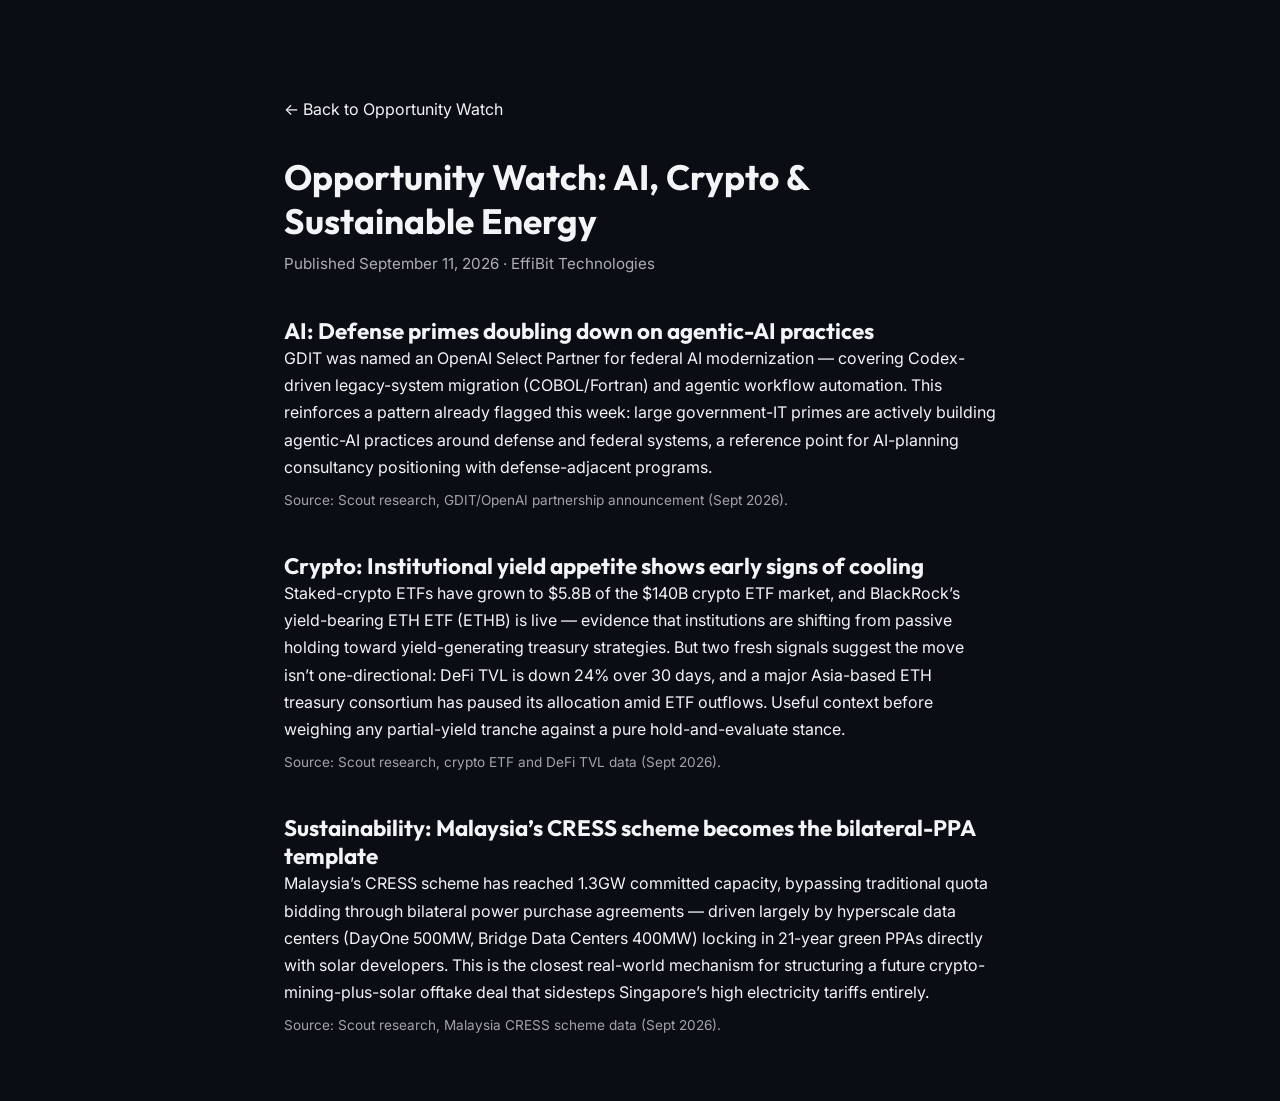
<file: blog/2026-09-11-opportunity-watch.html>
<!DOCTYPE html>
<html lang="en">

<head>
    <meta charset="UTF-8">
    <meta name="viewport" content="width=device-width, initial-scale=1.0">
    <title>Opportunity Watch: AI, Crypto &amp; Sustainable Energy — EffiBit Technologies</title>
    <meta name="description"
        content="Daily opportunity scan across AI, Crypto, and Sustainable Energy for EffiBit Technologies and MayBrick solar.">
    <meta name="robots" content="index, follow">
    <link rel="canonical" href="https://www.effibittech.com/blog/2026-09-11-opportunity-watch.html">

    <link rel="icon" type="image/png" href="../assets/favicon.png">
    <link rel="apple-touch-icon" href="../assets/favicon.png">

    <meta name="theme-color" content="#0a0d14" media="(prefers-color-scheme: dark)">
    <meta name="theme-color" content="#f8fafc" media="(prefers-color-scheme: light)">

    <meta property="og:type" content="article">
    <meta property="og:site_name" content="EffiBit Technologies">
    <meta property="og:title" content="Opportunity Watch: AI, Crypto &amp; Sustainable Energy">
    <meta property="og:description"
        content="Daily opportunity scan across AI, Crypto, and Sustainable Energy for EffiBit Technologies and MayBrick solar.">
    <meta property="og:url" content="https://www.effibittech.com/blog/2026-09-11-opportunity-watch.html">
    <meta property="og:image" content="https://www.effibittech.com/assets/hero_illustration.png">

    <link rel="stylesheet" href="../styles.css">

    <style>
        .blog-article {
            max-width: 760px;
            margin: 6rem auto 4rem;
            padding: 0 1.5rem;
            line-height: 1.7;
        }

        .blog-article h1 {
            font-size: 2.2rem;
            margin-bottom: 0.5rem;
        }

        .blog-article .blog-meta {
            opacity: 0.7;
            margin-bottom: 2.5rem;
            font-size: 0.95rem;
        }

        .blog-article h2 {
            margin-top: 2.5rem;
            font-size: 1.4rem;
        }

        .blog-article .source-note {
            opacity: 0.65;
            font-size: 0.85rem;
            margin-top: 0.5rem;
        }

        .blog-article a.back-link {
            display: inline-block;
            margin-bottom: 2rem;
        }
    </style>
</head>

<body>
    <article class="blog-article">
        <a href="index.html" class="back-link">&larr; Back to Opportunity Watch</a>
        <h1>Opportunity Watch: AI, Crypto &amp; Sustainable Energy</h1>
        <p class="blog-meta">Published September 11, 2026 &middot; EffiBit Technologies</p>

        <h2>AI: Defense primes doubling down on agentic-AI practices</h2>
        <p>GDIT was named an OpenAI Select Partner for federal AI modernization &mdash; covering
            Codex-driven legacy-system migration (COBOL/Fortran) and agentic workflow automation.
            This reinforces a pattern already flagged this week: large government-IT primes are
            actively building agentic-AI practices around defense and federal systems, a reference
            point for AI-planning consultancy positioning with defense-adjacent programs.</p>
        <p class="source-note">Source: Scout research, GDIT/OpenAI partnership announcement (Sept 2026).</p>

        <h2>Crypto: Institutional yield appetite shows early signs of cooling</h2>
        <p>Staked-crypto ETFs have grown to $5.8B of the $140B crypto ETF market, and BlackRock&rsquo;s
            yield-bearing ETH ETF (ETHB) is live &mdash; evidence that institutions are shifting from
            passive holding toward yield-generating treasury strategies. But two fresh signals suggest
            the move isn&rsquo;t one-directional: DeFi TVL is down 24% over 30 days, and a major
            Asia-based ETH treasury consortium has paused its allocation amid ETF outflows. Useful
            context before weighing any partial-yield tranche against a pure hold-and-evaluate
            stance.</p>
        <p class="source-note">Source: Scout research, crypto ETF and DeFi TVL data (Sept 2026).</p>

        <h2>Sustainability: Malaysia&rsquo;s CRESS scheme becomes the bilateral-PPA template</h2>
        <p>Malaysia&rsquo;s CRESS scheme has reached 1.3GW committed capacity, bypassing traditional
            quota bidding through bilateral power purchase agreements &mdash; driven largely by
            hyperscale data centers (DayOne 500MW, Bridge Data Centers 400MW) locking in 21-year green
            PPAs directly with solar developers. This is the closest real-world mechanism for
            structuring a future crypto-mining-plus-solar offtake deal that sidesteps Singapore&rsquo;s
            high electricity tariffs entirely.</p>
        <p class="source-note">Source: Scout research, Malaysia CRESS scheme data (Sept 2026).</p>
    </article>
    <script>document.body.classList.add('loaded');</script>
</body>

</html>
</file>
<file: styles.css>
/* CSS Design System for EffiBit Technologies */

@import url('https://fonts.googleapis.com/css2?family=Inter:wght@300;400;500;600;700&family=Outfit:wght@400;500;600;700;800&display=swap');

/* CSS VARIABLES */
:root {
    --font-heading: 'Outfit', -apple-system, BlinkMacSystemFont, "Segoe UI", Roboto, sans-serif;
    --font-body: 'Inter', -apple-system, BlinkMacSystemFont, "Segoe UI", Roboto, sans-serif;

    /* Theme colors - Dark by default */
    --bg-primary: #0a0d14;
    --bg-secondary: #111625;
    --bg-tertiary: #192035;
    --bg-glass: rgba(17, 22, 37, 0.7);
    --border-color: rgba(255, 255, 255, 0.08);
    --text-primary: #f3f4f6;
    --text-secondary: #9ca3af;
    --text-muted: #6b7280;

    /* Accent & Brand Colors */
    --color-primary: #10b981; /* Emerald green (sustainability) */
    --color-primary-rgb: 16, 185, 129;
    --color-secondary: #06b6d4; /* Teal (tech / AI) */
    --color-secondary-rgb: 6, 182, 212;
    --color-accent: #3b82f6; /* Blue (systems engineering) */
    
    /* Gradients */
    --grad-hero: linear-gradient(135deg, var(--bg-primary) 0%, #0d1527 100%);
    --grad-accent: linear-gradient(135deg, var(--color-primary) 0%, var(--color-secondary) 100%);
    --grad-dark-glow: radial-gradient(circle at 50% 50%, rgba(16, 185, 129, 0.15) 0%, transparent 60%);
    
    /* Layout & Animation */
    --transition-fast: 0.2s cubic-bezier(0.4, 0, 0.2, 1);
    --transition-normal: 0.4s cubic-bezier(0.4, 0, 0.2, 1);
    --transition-slow: 0.8s cubic-bezier(0.4, 0, 0.2, 1);
    
    --radius-sm: 8px;
    --radius-md: 16px;
    --radius-lg: 24px;
    --shadow-sm: 0 4px 6px -1px rgba(0, 0, 0, 0.1), 0 2px 4px -1px rgba(0, 0, 0, 0.06);
    --shadow-md: 0 10px 15px -3px rgba(0, 0, 0, 0.3), 0 4px 6px -2px rgba(0, 0, 0, 0.1);
    --shadow-lg: 0 20px 25px -5px rgba(0, 0, 0, 0.4), 0 10px 10px -5px rgba(0, 0, 0, 0.2);
}

/* Light Theme overrides */
[data-theme="light"] {
    --bg-primary: #f8fafc;
    --bg-secondary: #ffffff;
    --bg-tertiary: #f1f5f9;
    --bg-glass: rgba(255, 255, 255, 0.75);
    --border-color: rgba(0, 0, 0, 0.08);
    --text-primary: #0f172a;
    --text-secondary: #475569;
    --text-muted: #94a3b8;

    /* Gradients */
    --grad-hero: linear-gradient(135deg, #f8fafc 0%, #e2e8f0 100%);
    --grad-dark-glow: radial-gradient(circle at 50% 50%, rgba(16, 185, 129, 0.08) 0%, transparent 60%);
    
    --shadow-md: 0 10px 15px -3px rgba(0, 0, 0, 0.05), 0 4px 6px -2px rgba(0, 0, 0, 0.02);
    --shadow-lg: 0 20px 25px -5px rgba(0, 0, 0, 0.08), 0 10px 10px -5px rgba(0, 0, 0, 0.04);
}

/* RESET & BASE STYLES */
*, *::before, *::after {
    box-sizing: border-box;
    margin: 0;
    padding: 0;
}

html {
    scroll-behavior: smooth;
    font-size: 16px;
}

body {
    font-family: var(--font-body);
    background-color: var(--bg-primary);
    color: var(--text-primary);
    line-height: 1.6;
    overflow-x: hidden;
    transition: background-color var(--transition-normal), color var(--transition-normal);
    opacity: 0;
}

body.loaded {
    opacity: 1;
    transition: opacity 0.5s ease, background-color var(--transition-normal), color var(--transition-normal);
}

h1, h2, h3, h4, h5, h6 {
    font-family: var(--font-heading);
    font-weight: 700;
    line-height: 1.25;
    color: var(--text-primary);
}

a {
    color: inherit;
    text-decoration: none;
    transition: color var(--transition-fast);
}

img {
    max-width: 100%;
    height: auto;
    display: block;
}

button {
    font-family: inherit;
    border: none;
    background: none;
    cursor: pointer;
    outline: none;
}

/* CONTAINER */
.container {
    width: 100%;
    max-width: 1200px;
    margin: 0 auto;
    padding: 0 2rem;
}

/* HEADER & NAV */
.header {
    position: fixed;
    top: 0;
    left: 0;
    width: 100%;
    z-index: 1000;
    background-color: var(--bg-glass);
    backdrop-filter: blur(12px);
    -webkit-backdrop-filter: blur(12px);
    border-bottom: 1px solid var(--border-color);
    transition: background-color var(--transition-normal), border-color var(--transition-normal);
}

.nav-container {
    display: flex;
    justify-content: space-between;
    align-items: center;
    height: 80px;
}

.logo-link {
    display: flex;
    align-items: center;
    gap: 12px;
}

.logo-img {
    height: 48px;
    width: auto;
    object-fit: contain;
    transition: transform var(--transition-fast);
}

.logo-link:hover .logo-img {
    transform: scale(1.05);
}

.logo-text {
    font-family: var(--font-heading);
    font-weight: 800;
    font-size: 1.4rem;
    letter-spacing: -0.5px;
    background: var(--grad-accent);
    background-clip: text;
    -webkit-background-clip: text;
    -webkit-text-fill-color: transparent;
}

.nav-menu {
    display: flex;
    list-style: none;
    gap: 2.5rem;
    align-items: center;
}

.nav-link {
    font-weight: 500;
    font-size: 0.95rem;
    color: var(--text-secondary);
    position: relative;
    padding: 6px 0;
}

.nav-link::after {
    content: '';
    position: absolute;
    bottom: 0;
    left: 0;
    width: 0;
    height: 2px;
    background: var(--grad-accent);
    transition: width var(--transition-fast);
}

.nav-link:hover, .nav-link.active {
    color: var(--text-primary);
}

.nav-link:hover::after, .nav-link.active::after {
    width: 100%;
}

.nav-actions {
    display: flex;
    align-items: center;
    gap: 1.5rem;
}

/* Theme Toggle Button */
.theme-toggle {
    width: 44px;
    height: 44px;
    border-radius: 50%;
    background-color: var(--bg-tertiary);
    border: 1px solid var(--border-color);
    display: flex;
    align-items: center;
    justify-content: center;
    color: var(--text-secondary);
    transition: all var(--transition-fast);
    position: relative;
    overflow: hidden;
}

.theme-toggle:hover {
    color: var(--text-primary);
    border-color: var(--color-primary);
    transform: translateY(-2px);
    box-shadow: 0 4px 12px rgba(16, 185, 129, 0.2);
}

.theme-toggle svg {
    width: 20px;
    height: 20px;
    fill: currentColor;
    transition: transform var(--transition-normal);
}

/* Hide light icon in light mode, hide dark icon in dark mode */
[data-theme="light"] .theme-toggle .sun-icon { display: none; }
body:not([data-theme="light"]) .theme-toggle .moon-icon { display: none; }

.cta-button {
    padding: 0.75rem 1.5rem;
    border-radius: var(--radius-sm);
    font-weight: 600;
    font-size: 0.9rem;
    display: inline-flex;
    align-items: center;
    gap: 8px;
    transition: all var(--transition-fast);
    background: var(--grad-accent);
    color: #ffffff;
    box-shadow: 0 4px 14px rgba(16, 185, 129, 0.3);
    position: relative;
    overflow: hidden;
}

.cta-button:hover {
    transform: translateY(-2px);
    box-shadow: 0 6px 20px rgba(16, 185, 129, 0.4);
}

/* Shine sweep micro-interaction */
.cta-button::after,
.form-submit-btn::after {
    content: '';
    position: absolute;
    top: 0;
    left: -75%;
    width: 50%;
    height: 100%;
    background: linear-gradient(120deg, transparent, rgba(255, 255, 255, 0.35), transparent);
    transform: skewX(-20deg);
    transition: left 0.6s ease;
    pointer-events: none;
}

.cta-button:hover::after,
.form-submit-btn:hover::after {
    left: 125%;
}

/* Mobile Nav Toggle */
.mobile-toggle {
    display: none;
    flex-direction: column;
    justify-content: space-between;
    width: 30px;
    height: 21px;
    cursor: pointer;
    z-index: 1001;
}

.mobile-toggle span {
    display: block;
    height: 3px;
    width: 100%;
    background-color: var(--text-primary);
    border-radius: 3px;
    transition: all var(--transition-fast);
}

/* SCROLL PROGRESS BAR */
.scroll-progress {
    position: fixed;
    top: 0;
    left: 0;
    height: 3px;
    width: 0%;
    background: var(--grad-accent);
    z-index: 1001;
    transition: width 0.1s linear;
}

/* BACK TO TOP BUTTON */
.back-to-top {
    position: fixed;
    bottom: 2rem;
    right: 2rem;
    width: 48px;
    height: 48px;
    border-radius: 50%;
    background-color: var(--bg-tertiary);
    border: 1px solid var(--border-color);
    color: var(--text-secondary);
    display: flex;
    align-items: center;
    justify-content: center;
    box-shadow: var(--shadow-md);
    z-index: 900;
    opacity: 0;
    visibility: hidden;
    transform: translateY(10px);
    transition: opacity var(--transition-fast), transform var(--transition-fast), visibility var(--transition-fast), color var(--transition-fast), border-color var(--transition-fast);
}

.back-to-top.visible {
    opacity: 1;
    visibility: visible;
    transform: translateY(0);
}

.back-to-top:hover {
    color: var(--text-primary);
    border-color: var(--color-primary);
    transform: translateY(-4px);
}

.back-to-top svg {
    width: 20px;
    height: 20px;
}

/* HERO SECTION */
.hero {
    min-height: 100vh;
    padding-top: 120px;
    display: flex;
    align-items: center;
    background: var(--grad-hero);
    position: relative;
    overflow: hidden;
}

.hero::before {
    content: '';
    position: absolute;
    top: 20%;
    left: 50%;
    width: 800px;
    height: 800px;
    background: var(--grad-dark-glow);
    z-index: 1;
    pointer-events: none;
    animation: heroGlowDrift 14s ease-in-out infinite alternate;
}

@keyframes heroGlowDrift {
    0% { transform: translate(-58%, -55%) scale(1); opacity: 0.85; }
    100% { transform: translate(-42%, -45%) scale(1.15); opacity: 1; }
}

.hero-grid {
    display: grid;
    grid-template-columns: 1.1fr 0.9fr;
    gap: 4rem;
    align-items: center;
    position: relative;
    z-index: 2;
}

.hero-tag {
    font-size: 0.85rem;
    font-weight: 700;
    text-transform: uppercase;
    letter-spacing: 2px;
    color: var(--color-primary);
    display: inline-block;
    margin-bottom: 1.5rem;
    background: rgba(16, 185, 129, 0.1);
    padding: 6px 16px;
    border-radius: 50px;
    border: 1px solid rgba(16, 185, 129, 0.2);
}

.hero-title {
    font-size: 3.8rem;
    font-weight: 800;
    letter-spacing: -1.5px;
    line-height: 1.1;
    margin-bottom: 1.5rem;
}

.hero-title span {
    background: var(--grad-accent);
    -webkit-background-clip: text;
    background-clip: text;
    -webkit-text-fill-color: transparent;
}

.hero-desc {
    font-size: 1.2rem;
    color: var(--text-secondary);
    margin-bottom: 2.5rem;
    max-width: 580px;
}

.hero-btns {
    display: flex;
    gap: 1.25rem;
}

.btn-secondary {
    background-color: var(--bg-tertiary);
    border: 1px solid var(--border-color);
    color: var(--text-primary);
    box-shadow: var(--shadow-sm);
}

.btn-secondary:hover {
    background-color: var(--bg-secondary);
    border-color: var(--text-muted);
    transform: translateY(-2px);
}

.hero-graphic {
    position: relative;
    display: flex;
    justify-content: center;
    align-items: center;
}

.hero-image-wrapper {
    position: relative;
    border-radius: var(--radius-lg);
    overflow: hidden;
    box-shadow: var(--shadow-lg), 0 0 40px rgba(16, 185, 129, 0.1);
    border: 1px solid var(--border-color);
    animation: float 6s ease-in-out infinite;
}

.hero-img {
    width: 100%;
    object-fit: cover;
    border-radius: var(--radius-lg);
    filter: brightness(0.9);
}

@keyframes float {
    0%, 100% { transform: translateY(0px); }
    50% { transform: translateY(-15px); }
}

/* SECTION STRUCTURE */
.section {
    padding: 8rem 0;
    position: relative;
}

.section-bg-alt {
    background-color: var(--bg-secondary);
}

.section-header {
    text-align: center;
    max-width: 700px;
    margin: 0 auto 5rem auto;
}

.section-subtitle {
    font-size: 0.9rem;
    font-weight: 700;
    text-transform: uppercase;
    letter-spacing: 2px;
    color: var(--color-primary);
    margin-bottom: 1rem;
    display: block;
}

.section-title {
    font-size: 2.5rem;
    margin-bottom: 1.25rem;
    letter-spacing: -0.5px;
}

.section-desc {
    color: var(--text-secondary);
    font-size: 1.1rem;
}

/* MANTRA SECTION */
.mantra-section {
    position: relative;
    overflow: hidden;
    padding: 6rem 0;
    background: radial-gradient(circle at 10% 20%, rgba(6, 182, 212, 0.08) 0%, transparent 40%),
                radial-gradient(circle at 90% 80%, rgba(16, 185, 129, 0.08) 0%, transparent 40%);
}

.mantra-box {
    background-color: var(--bg-secondary);
    border: 1px solid var(--border-color);
    border-radius: var(--radius-lg);
    padding: 4rem 3rem;
    text-align: center;
    box-shadow: var(--shadow-md);
    position: relative;
}

.mantra-quote-icon {
    font-size: 4rem;
    font-family: var(--font-heading);
    line-height: 1;
    color: var(--color-primary);
    opacity: 0.3;
    position: absolute;
    top: 20px;
    left: 40px;
}

.mantra-text {
    font-family: var(--font-heading);
    font-size: 2.2rem;
    font-weight: 600;
    line-height: 1.4;
    color: var(--text-primary);
    max-width: 900px;
    margin: 0 auto 1.5rem auto;
    letter-spacing: -0.5px;
}

.mantra-author {
    font-size: 1.1rem;
    font-weight: 600;
    color: var(--color-secondary);
    text-transform: uppercase;
    letter-spacing: 1.5px;
}

/* SERVICES SECTION */
.services-tabs-container {
    display: flex;
    flex-direction: column;
    gap: 3rem;
}

.services-tabs {
    display: flex;
    justify-content: center;
    gap: 1.5rem;
}

.tab-btn {
    padding: 1rem 2.5rem;
    font-size: 1.1rem;
    font-weight: 600;
    color: var(--text-secondary);
    border-radius: var(--radius-md);
    background-color: var(--bg-tertiary);
    border: 1px solid var(--border-color);
    transition: all var(--transition-fast);
}

.tab-btn:hover {
    color: var(--text-primary);
    border-color: var(--color-primary);
}

.tab-btn.active {
    background: var(--grad-accent);
    color: #ffffff;
    border-color: transparent;
    box-shadow: 0 8px 20px rgba(16, 185, 129, 0.25);
}

.tab-panel {
    display: none;
    animation: fadeIn var(--transition-normal) forwards;
}

.tab-panel.active {
    display: block;
}

@keyframes fadeIn {
    from { opacity: 0; transform: translateY(15px); }
    to { opacity: 1; transform: translateY(0); }
}

.service-grid {
    display: grid;
    grid-template-columns: 1fr 1fr;
    gap: 4rem;
    align-items: center;
}

.service-content h3 {
    font-size: 2rem;
    margin-bottom: 1.5rem;
}

.service-description {
    font-size: 1.1rem;
    color: var(--text-secondary);
    margin-bottom: 2rem;
}

.service-features {
    list-style: none;
    display: grid;
    grid-template-columns: 1fr;
    gap: 1.25rem;
}

.service-features li {
    display: flex;
    align-items: flex-start;
    gap: 12px;
}

.feature-icon-wrapper {
    background-color: rgba(16, 185, 129, 0.12);
    color: var(--color-primary);
    width: 28px;
    height: 28px;
    border-radius: 50%;
    display: flex;
    align-items: center;
    justify-content: center;
    flex-shrink: 0;
    margin-top: 2px;
}

.feature-icon-wrapper svg {
    width: 14px;
    height: 14px;
}

.feature-text strong {
    color: var(--text-primary);
    display: block;
    font-size: 1.05rem;
    margin-bottom: 2px;
}

.feature-text span {
    color: var(--text-secondary);
    font-size: 0.95rem;
}

.service-visual {
    position: relative;
    border-radius: var(--radius-lg);
    background-color: var(--bg-tertiary);
    border: 1px solid var(--border-color);
    padding: 2.5rem;
    display: flex;
    justify-content: center;
    align-items: center;
    overflow: hidden;
    min-height: 380px;
    box-shadow: var(--shadow-md);
}

/* Decorative background circles in services visual */
.service-visual::before {
    content: '';
    position: absolute;
    width: 250px;
    height: 250px;
    border-radius: 50%;
    background: radial-gradient(circle, rgba(16, 185, 129, 0.1) 0%, transparent 70%);
    top: -50px;
    right: -50px;
}

.service-visual::after {
    content: '';
    position: absolute;
    width: 200px;
    height: 200px;
    border-radius: 50%;
    background: radial-gradient(circle, rgba(6, 182, 212, 0.1) 0%, transparent 70%);
    bottom: -50px;
    left: -50px;
}

.engineering-diagram, .software-stack {
    position: relative;
    z-index: 2;
    display: flex;
    flex-direction: column;
    gap: 1.5rem;
    width: 100%;
}

.diagram-item, .stack-item {
    background-color: var(--bg-secondary);
    border: 1px solid var(--border-color);
    padding: 1.25rem 1.5rem;
    border-radius: var(--radius-md);
    display: flex;
    align-items: center;
    gap: 1.25rem;
    box-shadow: var(--shadow-sm);
    transition: transform var(--transition-fast), border-color var(--transition-fast);
}

.diagram-item:hover, .stack-item:hover {
    transform: translateX(8px);
    border-color: var(--color-primary);
}

.diagram-icon, .stack-icon {
    width: 44px;
    height: 44px;
    border-radius: 12px;
    background-color: var(--bg-tertiary);
    display: flex;
    align-items: center;
    justify-content: center;
    color: var(--color-primary);
    flex-shrink: 0;
}

.stack-icon {
    color: var(--color-secondary);
}

.diagram-text h4, .stack-text h4 {
    font-size: 1.05rem;
    margin-bottom: 4px;
}

.diagram-text p, .stack-text p {
    font-size: 0.9rem;
    color: var(--text-secondary);
}

/* FOCUS AREAS SECTION */
.focus-grid {
    display: grid;
    grid-template-columns: repeat(2, 1fr);
    gap: 2.5rem;
}

.focus-card {
    background-color: var(--bg-secondary);
    border: 1px solid var(--border-color);
    border-radius: var(--radius-lg);
    padding: 3rem;
    box-shadow: var(--shadow-md);
    display: grid;
    grid-template-columns: 1fr 1.2fr;
    gap: 2rem;
    align-items: center;
    transition: transform var(--transition-normal), border-color var(--transition-normal), box-shadow var(--transition-normal);
    position: relative;
    isolation: isolate;
    overflow: hidden;
}

.focus-card:hover {
    transform: translateY(-8px);
    border-color: rgba(16, 185, 129, 0.3);
    box-shadow: 0 20px 40px rgba(0, 0, 0, 0.4), 0 0 30px rgba(16, 185, 129, 0.05);
}

/* Pointer-follow glow */
.focus-card::before {
    content: '';
    position: absolute;
    inset: 0;
    z-index: -1;
    background: radial-gradient(circle at var(--mx, 50%) var(--my, 50%), rgba(var(--color-primary-rgb), 0.18), transparent 55%);
    opacity: 0;
    transition: opacity var(--transition-normal);
    pointer-events: none;
}

.focus-card:hover::before {
    opacity: 1;
}

.focus-card-img-wrapper {
    position: relative;
    border-radius: var(--radius-md);
    overflow: hidden;
    background-color: var(--bg-tertiary);
    border: 1px solid var(--border-color);
    aspect-ratio: 1;
}

.focus-card-img {
    width: 100%;
    height: 100%;
    object-fit: cover;
    transition: transform var(--transition-normal);
}

.focus-card:hover .focus-card-img {
    transform: scale(1.08);
}

.focus-card-info h3 {
    font-size: 1.5rem;
    margin-bottom: 0.75rem;
    display: flex;
    align-items: center;
    gap: 10px;
}

.focus-card-info h3 svg {
    width: 24px;
    height: 24px;
    color: var(--color-primary);
}

.focus-card-info p {
    color: var(--text-secondary);
    font-size: 0.95rem;
    margin-bottom: 1.5rem;
}

.focus-card-bullets {
    list-style: none;
}

.focus-card-bullets li {
    font-size: 0.9rem;
    color: var(--text-secondary);
    display: flex;
    align-items: center;
    gap: 8px;
    margin-bottom: 8px;
}

.focus-card-bullets li::before {
    content: '→';
    color: var(--color-secondary);
    font-weight: bold;
}

/* PURPOSE SECTION */
.purpose-container {
    background-color: var(--bg-secondary);
    border: 1px solid var(--border-color);
    border-radius: var(--radius-lg);
    padding: 5rem 4rem;
    box-shadow: var(--shadow-md);
    position: relative;
    overflow: hidden;
}

.purpose-grid {
    display: grid;
    grid-template-columns: 0.9fr 1.1fr;
    gap: 4rem;
    align-items: center;
}

.purpose-content h3 {
    font-size: 2.2rem;
    margin-bottom: 1.5rem;
}

.purpose-content p {
    font-size: 1.1rem;
    color: var(--text-secondary);
    margin-bottom: 2rem;
}

.purpose-pillars {
    display: grid;
    grid-template-columns: 1fr;
    gap: 2rem;
}

.pillar-card {
    background-color: var(--bg-tertiary);
    border: 1px solid var(--border-color);
    border-radius: var(--radius-md);
    padding: 2rem;
    display: flex;
    gap: 1.5rem;
    transition: transform var(--transition-fast), border-color var(--transition-fast);
}

.pillar-card:hover {
    transform: translateY(-4px);
    border-color: var(--color-secondary);
}

.pillar-icon {
    width: 50px;
    height: 50px;
    border-radius: 12px;
    background-color: rgba(6, 182, 212, 0.1);
    color: var(--color-secondary);
    display: flex;
    align-items: center;
    justify-content: center;
    flex-shrink: 0;
}

.pillar-text h4 {
    font-size: 1.2rem;
    margin-bottom: 6px;
}

.pillar-text p {
    font-size: 0.95rem;
    color: var(--text-secondary);
    line-height: 1.5;
}

/* CONTACT SECTION */
.contact-grid {
    display: grid;
    grid-template-columns: 0.9fr 1.1fr;
    gap: 4rem;
    align-items: start;
}

.contact-info {
    display: flex;
    flex-direction: column;
    gap: 2.5rem;
}

.contact-info-desc {
    font-size: 1.1rem;
    color: var(--text-secondary);
}

.contact-details {
    display: flex;
    flex-direction: column;
    gap: 1.5rem;
}

.contact-detail-item {
    display: flex;
    gap: 1.25rem;
    align-items: center;
}

.detail-icon {
    width: 48px;
    height: 48px;
    border-radius: 50%;
    background-color: var(--bg-tertiary);
    border: 1px solid var(--border-color);
    color: var(--color-primary);
    display: flex;
    align-items: center;
    justify-content: center;
    flex-shrink: 0;
}

.detail-text span {
    font-size: 0.85rem;
    text-transform: uppercase;
    letter-spacing: 1px;
    color: var(--text-muted);
    display: block;
}

.detail-text a, .detail-text p {
    font-size: 1.05rem;
    font-weight: 500;
    color: var(--text-primary);
}

.detail-text a:hover {
    color: var(--color-primary);
}

.contact-form {
    background-color: var(--bg-secondary);
    border: 1px solid var(--border-color);
    border-radius: var(--radius-lg);
    padding: 3rem;
    box-shadow: var(--shadow-md);
}

.form-group {
    margin-bottom: 1.5rem;
}

.form-group label {
    display: block;
    font-size: 0.9rem;
    font-weight: 500;
    color: var(--text-secondary);
    margin-bottom: 6px;
}

.form-control {
    width: 100%;
    padding: 0.85rem 1.25rem;
    border-radius: var(--radius-sm);
    background-color: var(--bg-tertiary);
    border: 1px solid var(--border-color);
    color: var(--text-primary);
    font-family: inherit;
    font-size: 0.95rem;
    transition: all var(--transition-fast);
}

.form-control:focus {
    outline: none;
    border-color: var(--color-primary);
    box-shadow: 0 0 0 3px rgba(16, 185, 129, 0.15);
}

textarea.form-control {
    resize: vertical;
    min-height: 120px;
}

.form-submit-btn {
    width: 100%;
    padding: 1rem 1.5rem;
    border-radius: var(--radius-sm);
    font-weight: 600;
    font-size: 1rem;
    background: var(--grad-accent);
    color: #ffffff;
    box-shadow: 0 4px 14px rgba(16, 185, 129, 0.3);
    display: flex;
    justify-content: center;
    align-items: center;
    gap: 10px;
    transition: all var(--transition-fast);
    position: relative;
    overflow: hidden;
}

.form-submit-btn:hover {
    transform: translateY(-2px);
    box-shadow: 0 6px 20px rgba(16, 185, 129, 0.4);
}

.form-submit-btn svg {
    width: 18px;
    height: 18px;
    transition: transform var(--transition-fast);
}

.form-submit-btn:hover svg {
    transform: translateX(4px);
}

.form-status {
    margin-top: 1rem;
    padding: 1rem;
    border-radius: var(--radius-sm);
    display: none;
    font-size: 0.95rem;
    text-align: center;
}

.form-status.success {
    display: block;
    background-color: rgba(16, 185, 129, 0.1);
    border: 1px solid rgba(16, 185, 129, 0.2);
    color: var(--color-primary);
}

.form-status.error {
    display: block;
    background-color: rgba(239, 68, 68, 0.15);
    border: 1px solid rgba(239, 68, 68, 0.25);
    color: #ef4444;
}

/* FOOTER */
.footer {
    background-color: #05070a;
    border-top: 1px solid var(--border-color);
    padding: 5rem 0 3rem 0;
    color: var(--text-secondary);
}

.footer-grid {
    display: grid;
    grid-template-columns: 1.5fr 1fr 1fr;
    gap: 4rem;
    margin-bottom: 4rem;
}

.footer-brand {
    display: flex;
    flex-direction: column;
    gap: 1.25rem;
}

.footer-brand .logo-link {
    margin-bottom: 0.5rem;
}

.footer-brand p {
    font-size: 0.95rem;
    max-width: 320px;
    line-height: 1.6;
}

.footer-links h4 {
    font-size: 1.1rem;
    margin-bottom: 1.5rem;
    color: var(--text-primary);
    position: relative;
    display: inline-block;
}

.footer-links h4::after {
    content: '';
    position: absolute;
    bottom: -6px;
    left: 0;
    width: 24px;
    height: 2px;
    background-color: var(--color-primary);
}

.footer-links-list {
    list-style: none;
    display: flex;
    flex-direction: column;
    gap: 0.9rem;
}

.footer-links-list a {
    font-size: 0.95rem;
}

.footer-links-list a:hover {
    color: var(--color-primary);
    padding-left: 4px;
}

.footer-bottom {
    border-top: 1px solid var(--border-color);
    padding-top: 2rem;
    display: flex;
    justify-content: space-between;
    align-items: center;
    font-size: 0.9rem;
    color: var(--text-muted);
}

.footer-legal-links {
    display: flex;
    gap: 2rem;
}

.footer-legal-links a:hover {
    color: var(--text-secondary);
}

/* SCROLL ANIMATION CLASSES (for intersection observer) */
.reveal {
    opacity: 0;
    transform: translateY(30px);
    transition: opacity 0.8s cubic-bezier(0.5, 0, 0, 1), transform 0.8s cubic-bezier(0.5, 0, 0, 1);
}

.reveal.active {
    opacity: 1;
    transform: translateY(0);
}

/* REDUCED MOTION */
@media (prefers-reduced-motion: reduce) {
    .hero::before {
        animation: none;
    }

    .reveal,
    body,
    body.loaded {
        transition: none;
    }
}

/* RESPONSIVE DESIGN */
@media (max-width: 1024px) {
    .hero-title {
        font-size: 3rem;
    }
    
    .hero-grid {
        grid-template-columns: 1fr;
        gap: 3rem;
        text-align: center;
    }
    
    .hero-desc {
        margin-left: auto;
        margin-right: auto;
    }
    
    .hero-btns {
        justify-content: center;
    }
    
    .hero-graphic {
        max-width: 500px;
        margin: 0 auto;
    }
    
    .service-grid {
        grid-template-columns: 1fr;
        gap: 3rem;
    }
    
    .focus-grid {
        grid-template-columns: 1fr;
    }
    
    .purpose-grid {
        grid-template-columns: 1fr;
        gap: 3rem;
    }
    
    .contact-grid {
        grid-template-columns: 1fr;
        gap: 3rem;
    }
}

@media (max-width: 768px) {
    .nav-menu {
        display: none; /* Hide standard menu on mobile, JS will expand */
    }
    
    .mobile-toggle {
        display: flex;
    }
    
    /* Responsive Mobile Menu styling (toggled via JS) */
    .header.menu-open .nav-menu {
        display: flex;
        flex-direction: column;
        position: absolute;
        top: 80px;
        left: 0;
        width: 100%;
        background-color: var(--bg-secondary);
        padding: 2rem;
        border-bottom: 1px solid var(--border-color);
        gap: 1.5rem;
        box-shadow: var(--shadow-lg);
        animation: fadeIn 0.3s ease;
    }
    
    .header.menu-open .mobile-toggle span:nth-child(1) {
        transform: rotate(45deg) translate(6px, 6px);
    }
    
    .header.menu-open .mobile-toggle span:nth-child(2) {
        opacity: 0;
    }
    
    .header.menu-open .mobile-toggle span:nth-child(3) {
        transform: rotate(-45deg) translate(6px, -6px);
    }

    .container {
        padding: 0 1.5rem;
    }
    
    .hero-title {
        font-size: 2.5rem;
    }
    
    .section {
        padding: 5rem 0;
    }
    
    .mantra-text {
        font-size: 1.6rem;
    }
    
    .mantra-box {
        padding: 3rem 1.5rem;
    }
    
    .services-tabs {
        flex-direction: column;
        align-items: stretch;
    }
    
    .tab-btn {
        text-align: center;
    }
    
    .focus-card {
        grid-template-columns: 1fr;
        padding: 2rem;
    }
    
    .focus-card-img-wrapper {
        max-width: 250px;
        margin: 0 auto;
    }
    
    .purpose-container {
        padding: 3rem 1.5rem;
    }
    
    .contact-form {
        padding: 2rem 1.5rem;
    }
    
    .footer-grid {
        grid-template-columns: 1fr;
        gap: 2.5rem;
    }
    
    .footer-bottom {
        flex-direction: column;
        gap: 1rem;
        text-align: center;
    }
}
</file>
